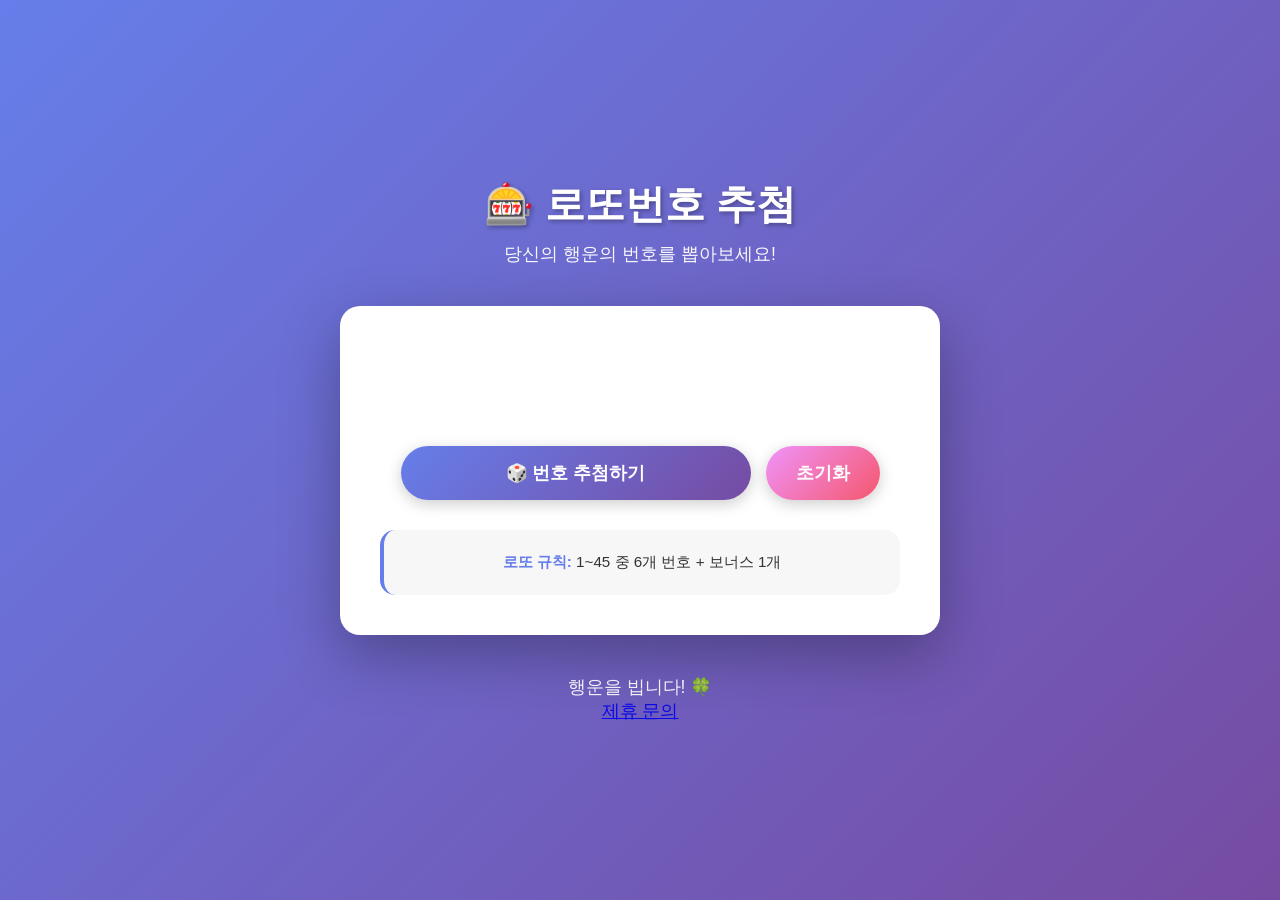
<file: index.html>
<!DOCTYPE html>
<html lang="ko">
<head>
    <meta charset="UTF-8">
    <meta name="viewport" content="width=device-width, initial-scale=1.0">
    <title>로또번호 추첨</title>
    <link rel="stylesheet" href="style.css">
</head>
<body>
    <div class="container">
        <header>
            <h1>🎰 로또번호 추첨</h1>
            <p class="subtitle">당신의 행운의 번호를 뽑아보세요!</p>
        </header>

        <div class="lottery-box">
            <div class="numbers-display">
                <div class="numbers-container" id="numbersContainer">
                    <!-- 로또 번호가 여기에 표시됩니다 -->
                </div>
                <div class="bonus-number" id="bonusNumber"></div>
            </div>

            <div class="button-group">
                <button id="drawBtn" class="draw-btn">🎲 번호 추첨하기</button>
                <button id="resetBtn" class="reset-btn">초기화</button>
            </div>

            <div class="info-box">
                <p><strong>로또 규칙:</strong> 1~45 중 6개 번호 + 보너스 1개</p>
                <p id="resultMessage" class="result-message"></p>
            </div>
        </div>

        <footer>
            <p>행운을 빕니다! 🍀</p>
            <p><a href="contact.html">제휴 문의</a></p>
        </footer>
    </div>

    <script src="main.js"></script>
</body>
</html>
</file>
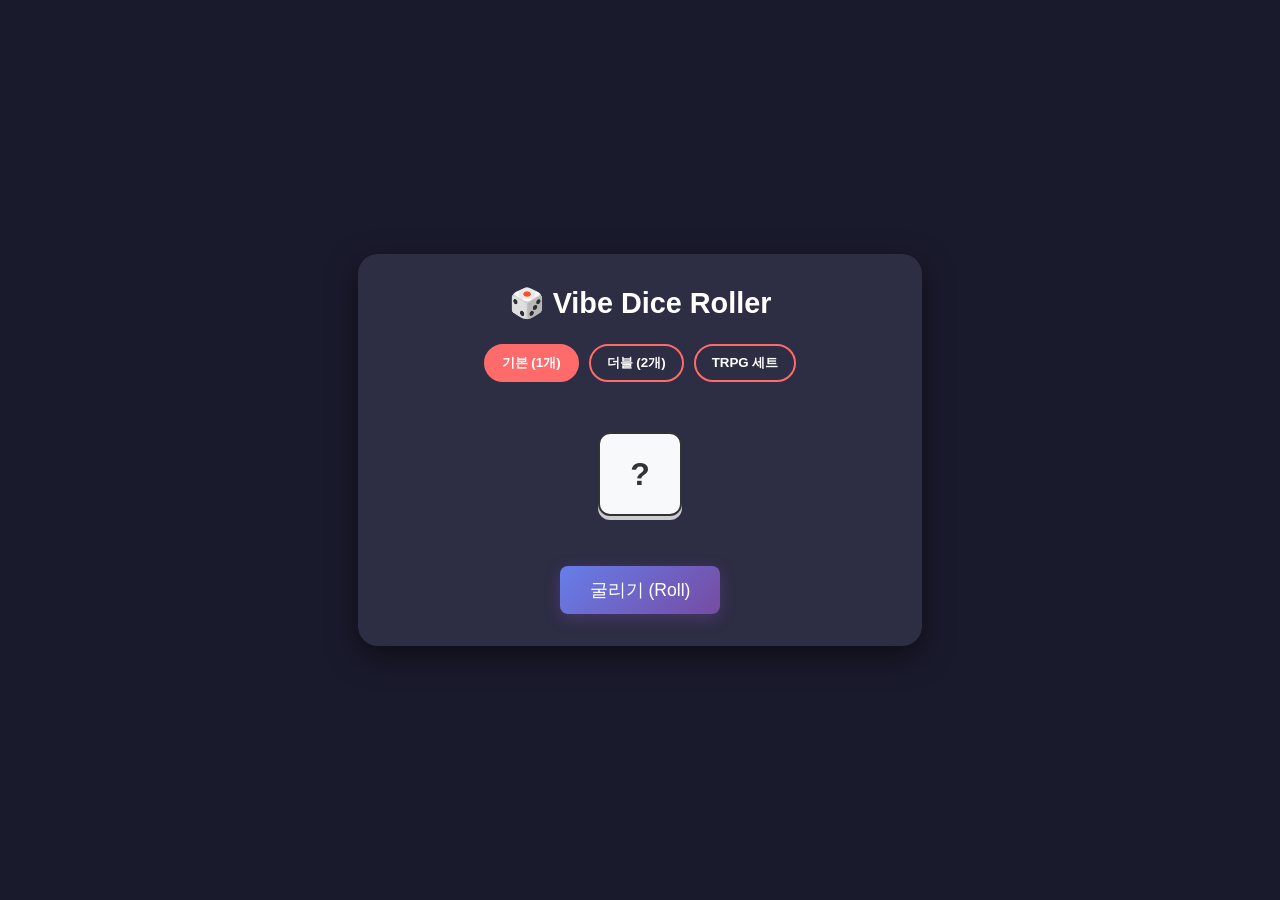
<file: web_basic_tests/주사위 프로그램/index.html>
<!DOCTYPE html>
<html lang="ko">
<head>
    <meta charset="UTF-8">
    <meta name="viewport" content="width=device-width, initial-scale=1.0">
    <title>JS Dice Roller</title>
    <style>
        :root {
            --bg: #1a1a2d;
            --card: #2d2d44;
            --accent: #ff6b6b;
            --text: #ffffff;
            --dice-bg: #f8f9fa;
            --dice-text: #333;
        }

        body {
            margin: 0;
            padding: 0;
            font-family: 'Segoe UI', Tahoma, Geneva, Verdana, sans-serif;
            background-color: var(--bg);
            color: var(--text);
            display: flex;
            justify-content: center;
            align-items: center;
            min-height: 100vh;
        }

        .container {
            background-color: var(--card);
            padding: 2rem;
            border-radius: 20px;
            box-shadow: 0 10px 30px rgba(0,0,0,0.5);
            text-align: center;
            width: 90%;
            max-width: 500px;
        }

        h1 { margin-top: 0; margin-bottom: 1.5rem; font-size: 1.8rem; }

        /* 탭 메뉴 스타일 */
        .tabs {
            display: flex;
            gap: 10px;
            margin-bottom: 2rem;
            justify-content: center;
        }

        .tab-btn {
            background: transparent;
            border: 2px solid var(--accent);
            color: var(--text);
            padding: 8px 16px;
            border-radius: 20px;
            cursor: pointer;
            font-weight: bold;
            transition: all 0.3s;
        }

        .tab-btn.active, .tab-btn:hover {
            background: var(--accent);
            color: white;
        }

        /* 주사위 화면 영역 */
        .mode-section {
            display: none; /* 기본적으로 숨김 */
            animation: fadeIn 0.5s;
        }
        .mode-section.active {
            display: block; /* 활성화된 것만 보임 */
        }

        @keyframes fadeIn {
            from { opacity: 0; transform: translateY(10px); }
            to { opacity: 1; transform: translateY(0); }
        }

        /* 주사위 결과 보여주는 박스 */
        .result-area {
            min-height: 120px;
            display: flex;
            justify-content: center;
            align-items: center;
            gap: 20px;
            margin-bottom: 2rem;
        }

        .dice {
            width: 80px;
            height: 80px;
            background-color: var(--dice-bg);
            color: var(--dice-text);
            font-size: 2rem;
            font-weight: bold;
            border-radius: 12px;
            display: flex;
            justify-content: center;
            align-items: center;
            box-shadow: 0 4px 0 #ccc;
            border: 2px solid #333;
        }

        /* 굴리기 버튼 스타일 */
        .roll-btn {
            background: linear-gradient(135deg, #667eea, #764ba2);
            color: white;
            border: none;
            padding: 12px 30px;
            font-size: 1.1rem;
            border-radius: 8px;
            cursor: pointer;
            box-shadow: 0 4px 15px rgba(118, 75, 162, 0.4);
            transition: transform 0.1s;
        }
        .roll-btn:active { transform: scale(0.95); }

        /* TRPG 버튼 그리드 */
        .trpg-grid {
            display: grid;
            grid-template-columns: repeat(3, 1fr);
            gap: 10px;
        }
        .trpg-btn {
            background: #3d3d5c;
            color: #fff;
            border: 1px solid #555;
            padding: 10px;
            border-radius: 8px;
            cursor: pointer;
        }
        .trpg-btn:hover { background: #4d4d75; }

        /* 애니메이션 효과 */
        .shake { animation: shake 0.4s ease-in-out; }
        @keyframes shake {
            0% { transform: rotate(0deg); }
            25% { transform: rotate(5deg); }
            50% { transform: rotate(-5deg); }
            75% { transform: rotate(5deg); }
            100% { transform: rotate(0deg); }
        }
        
        .total-score { font-size: 1.2rem; margin-top: 10px; color: var(--accent); }
    </style>
</head>
<body>

<div class="container">
    <h1>🎲 Vibe Dice Roller</h1>

    <div class="tabs">
        <button class="tab-btn active" onclick="openTab('basic')">기본 (1개)</button>
        <button class="tab-btn" onclick="openTab('double')">더블 (2개)</button>
        <button class="tab-btn" onclick="openTab('trpg')">TRPG 세트</button>
    </div>

    <div id="basic" class="mode-section active">
        <div class="result-area">
            <div id="dice1-visual" class="dice">?</div>
        </div>
        <button class="roll-btn" onclick="rollBasic()">굴리기 (Roll)</button>
    </div>

    <div id="double" class="mode-section">
        <div class="result-area">
            <div id="dice2-1" class="dice">?</div>
            <div id="dice2-2" class="dice">?</div>
        </div>
        <div id="double-total" class="total-score">합계: -</div>
        <br>
        <button class="roll-btn" onclick="rollDouble()">두 개 굴리기</button>
    </div>

    <div id="trpg" class="mode-section">
        <div class="result-area">
            <div id="trpg-visual" class="dice" style="width:100px; height:100px; border-radius:50%;">D20</div>
        </div>
        <div id="trpg-desc" style="margin-bottom:15px; color:#aaa;">주사위를 선택하세요</div>
        
        <div class="trpg-grid">
            <button class="trpg-btn" onclick="rollTrpg(4)">D4 (4면)</button>
            <button class="trpg-btn" onclick="rollTrpg(6)">D6 (6면)</button>
            <button class="trpg-btn" onclick="rollTrpg(8)">D8 (8면)</button>
            <button class="trpg-btn" onclick="rollTrpg(10)">D10 (10면)</button>
            <button class="trpg-btn" onclick="rollTrpg(12)">D12 (12면)</button>
            <button class="trpg-btn" onclick="rollTrpg(20)" style="color:var(--accent); font-weight:bold;">D20 (20면)</button>
        </div>
    </div>
</div>

<script>
    // 탭 전환 기능
    function openTab(tabName) {
        // 모든 섹션 숨기기
        document.querySelectorAll('.mode-section').forEach(el => el.classList.remove('active'));
        document.querySelectorAll('.tab-btn').forEach(btn => btn.classList.remove('active'));

        // 선택한 섹션만 보이기
        document.getElementById(tabName).classList.add('active');
        // 클릭된 버튼 스타일 활성화 (event.target은 조금 복잡할 수 있어서 간단히 처리)
        const buttons = document.querySelectorAll('.tab-btn');
        if(tabName === 'basic') buttons[0].classList.add('active');
        if(tabName === 'double') buttons[1].classList.add('active');
        if(tabName === 'trpg') buttons[2].classList.add('active');
    }

    // [핵심] 랜덤 숫자 생성 함수
    function getRandom(max) {
        return Math.floor(Math.random() * max) + 1;
    }

    // 1. 기본 주사위 굴리기
    function rollBasic() {
        const diceElement = document.getElementById('dice1-visual');
        
        // 애니메이션 효과 (클래스 줬다 뺏기)
        diceElement.classList.add('shake');
        diceElement.innerText = "..."
        
        setTimeout(() => {
            const result = getRandom(6);
            diceElement.innerText = result;
            diceElement.classList.remove('shake');
        }, 400); // 0.4초 뒤에 결과 나옴
    }

    // 2. 더블 주사위 굴리기
    function rollDouble() {
        const d1 = document.getElementById('dice2-1');
        const d2 = document.getElementById('dice2-2');
        const totalText = document.getElementById('double-total');

        d1.classList.add('shake');
        d2.classList.add('shake');

        setTimeout(() => {
            const r1 = getRandom(6);
            const r2 = getRandom(6);
            
            d1.innerText = r1;
            d2.innerText = r2;
            totalText.innerText = `합계: ${r1 + r2}`;
            
            d1.classList.remove('shake');
            d2.classList.remove('shake');
        }, 400);
    }

    // 3. TRPG 주사위 굴리기
    function rollTrpg(sides) {
        const visual = document.getElementById('trpg-visual');
        const desc = document.getElementById('trpg-desc');
        
        visual.classList.add('shake');
        visual.innerText = "?";
        desc.innerText = `D${sides} 굴리는 중...`;

        setTimeout(() => {
            const result = getRandom(sides);
            visual.innerText = result;
            desc.innerText = `D${sides} 결과: ${result}`;
            
            // 크리티컬 (최대값) 뜨면 색깔 바꾸기 효과
            if(result === sides) {
                visual.style.color = "#ff6b6b";
                visual.style.borderColor = "#ff6b6b";
            } else {
                visual.style.color = "var(--dice-text)";
                visual.style.borderColor = "#333";
            }

            visual.classList.remove('shake');
        }, 400);
    }
</script>

</body>
</html>
</file>
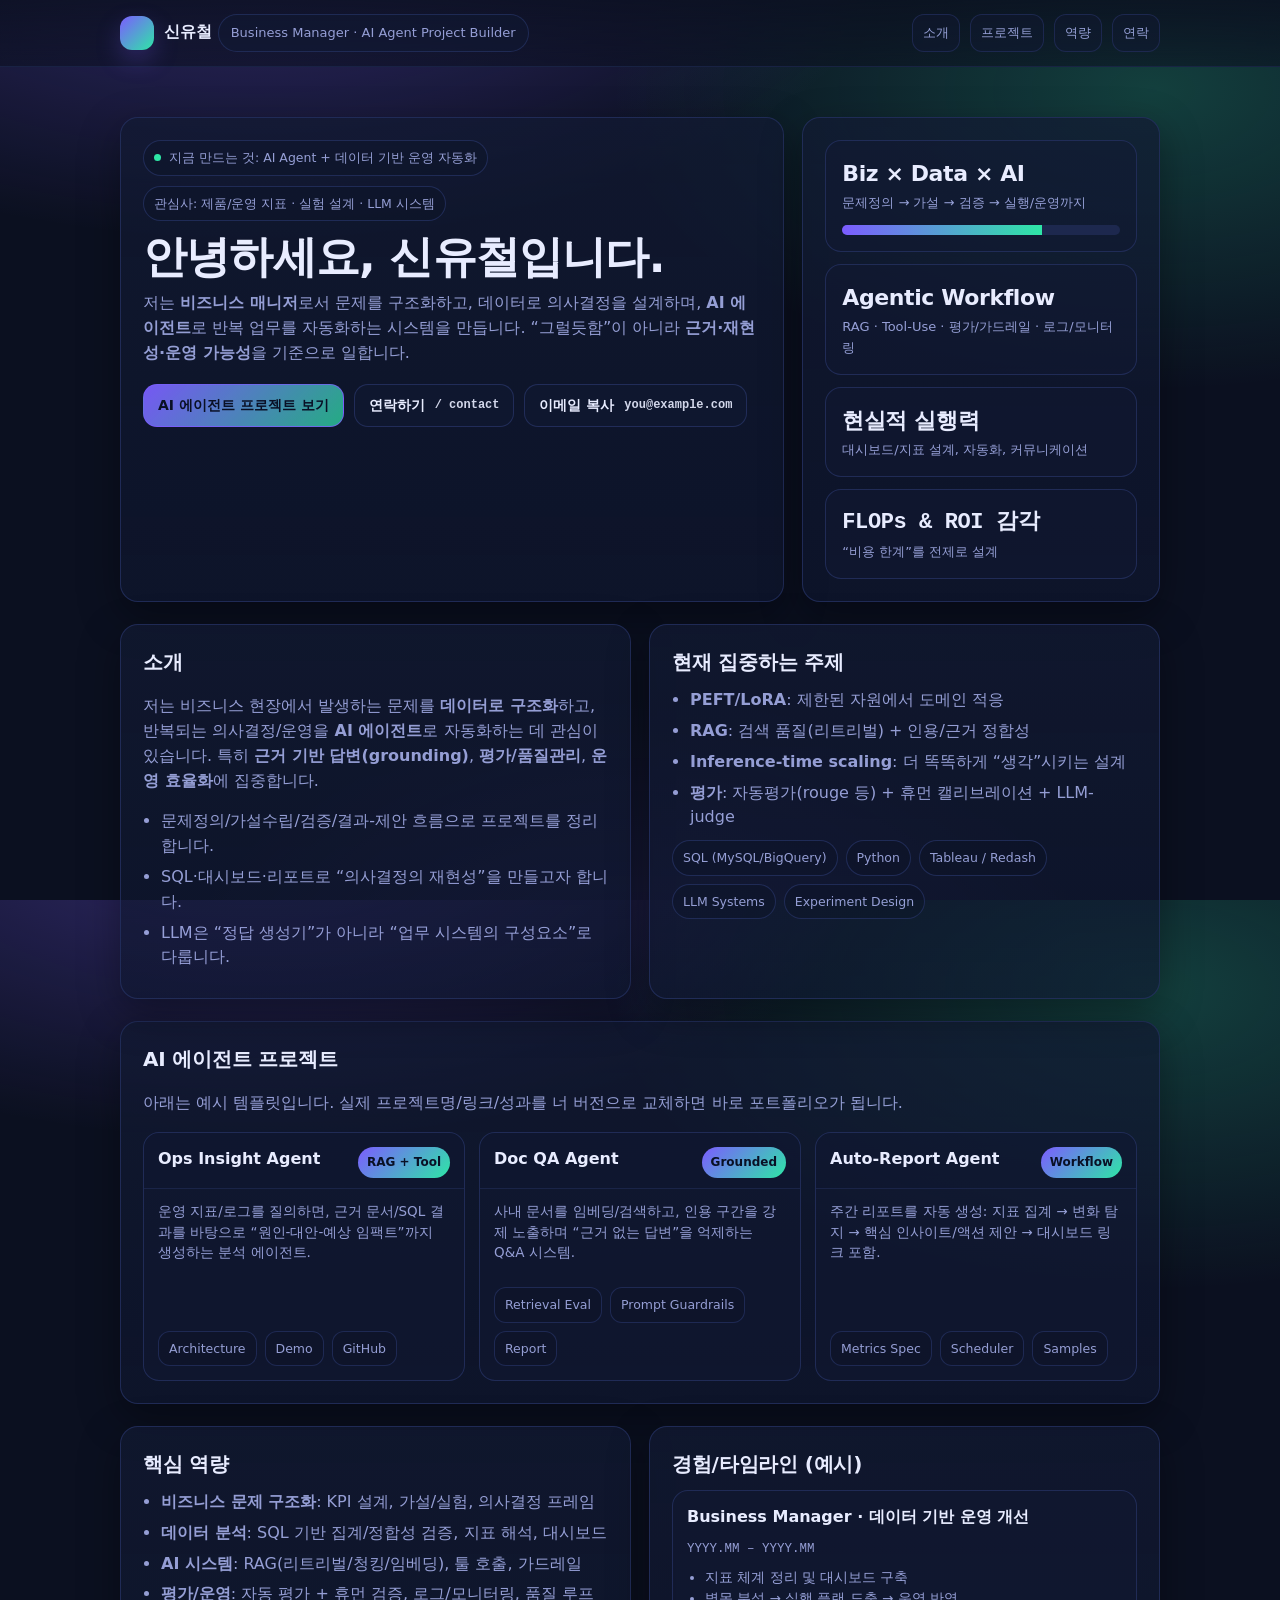
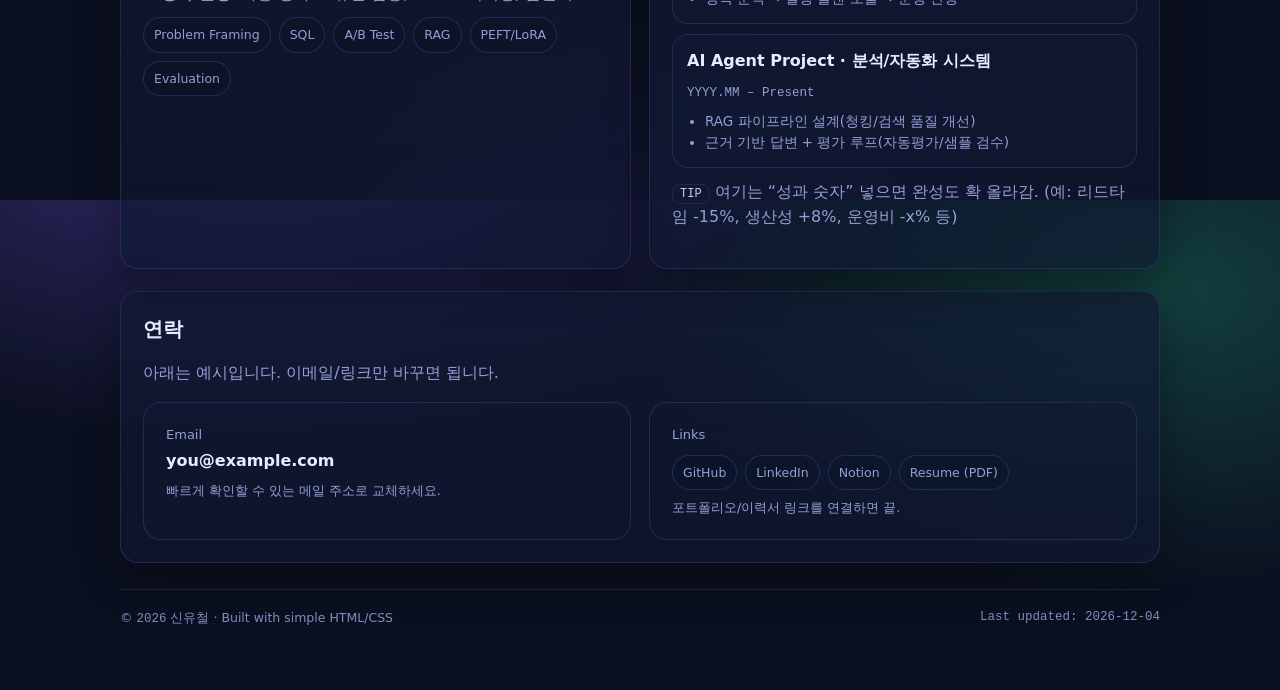
<file: web_basic_tests/포트폴리오 예시/index.html>
<!doctype html>
<html lang="ko">
<head>
  <meta charset="utf-8" />
  <meta name="viewport" content="width=device-width, initial-scale=1" />
  <title>신유철 | Business Manager & AI Agent Builder</title>
  <meta name="description" content="비즈니스 매니저이자 AI 에이전트 프로젝트를 만드는 신유철의 소개 페이지" />
  <style>
    :root{
      --bg:#0b1020;
      --card:#121a33;
      --card2:#0f1730;
      --text:#e8ecff;
      --muted:#b7c0ffcc;
      --line:#24305e;
      --accent:#7c5cff;
      --accent2:#2ee6a6;
      --shadow: 0 14px 40px rgba(0,0,0,.35);
      --radius: 18px;
      --max: 1080px;
      --mono: ui-monospace, SFMono-Regular, Menlo, Monaco, Consolas, "Liberation Mono", "Courier New", monospace;
    }

    *{box-sizing:border-box}
    html,body{height:100%}
    body{
      margin:0;
      font-family: ui-sans-serif, system-ui, -apple-system, Segoe UI, Roboto, "Noto Sans KR", "Apple SD Gothic Neo", Arial, "Helvetica Neue", sans-serif;
      color:var(--text);
      background:
        radial-gradient(1200px 600px at 20% -10%, rgba(124,92,255,.35), transparent 55%),
        radial-gradient(900px 500px at 90% 10%, rgba(46,230,166,.22), transparent 60%),
        radial-gradient(900px 700px at 50% 120%, rgba(124,92,255,.18), transparent 55%),
        var(--bg);
      line-height:1.55;
    }

    a{color:inherit; text-decoration:none}
    a:hover{opacity:.9}
    .wrap{max-width:var(--max); margin:0 auto; padding:28px 20px 60px}

    /* top nav */
    .nav{
      position:sticky; top:0; z-index:10;
      backdrop-filter: blur(10px);
      background: linear-gradient(to bottom, rgba(11,16,32,.82), rgba(11,16,32,.55));
      border-bottom:1px solid rgba(36,48,94,.55);
    }
    .nav .inner{max-width:var(--max); margin:0 auto; padding:14px 20px; display:flex; gap:14px; align-items:center; justify-content:space-between}
    .brand{display:flex; gap:10px; align-items:center}
    .logo{
      width:34px; height:34px; border-radius:12px;
      background: linear-gradient(135deg, rgba(124,92,255,1), rgba(46,230,166,1));
      box-shadow: 0 10px 24px rgba(124,92,255,.25);
    }
    .brand strong{font-weight:800; letter-spacing:.2px}
    .pill{
      display:inline-flex; align-items:center; gap:8px;
      padding:8px 12px; border-radius:999px;
      border:1px solid rgba(36,48,94,.8);
      background: rgba(18,26,51,.55);
      color:var(--muted);
      font-size:13px;
    }
    .links{display:flex; gap:10px; flex-wrap:wrap; justify-content:flex-end}
    .links a{
      padding:8px 10px; border-radius:12px;
      border:1px solid rgba(36,48,94,.7);
      background: rgba(18,26,51,.45);
      color:var(--muted);
      font-size:13px;
    }

    /* hero */
    .hero{
      margin-top:22px;
      display:grid;
      grid-template-columns: 1.3fr .7fr;
      gap:18px;
      align-items:stretch;
    }
    @media (max-width: 860px){
      .hero{grid-template-columns:1fr}
    }
    .card{
      border:1px solid rgba(36,48,94,.85);
      background: linear-gradient(180deg, rgba(18,26,51,.72), rgba(15,23,48,.62));
      border-radius:var(--radius);
      box-shadow:var(--shadow);
      overflow:hidden;
    }
    .card .pad{padding:22px}
    .kicker{
      display:flex; gap:10px; flex-wrap:wrap; align-items:center;
      margin-bottom:12px;
    }
    .tag{
      display:inline-flex; align-items:center; gap:8px;
      padding:7px 10px;
      border-radius:999px;
      border:1px solid rgba(36,48,94,.85);
      background: rgba(11,16,32,.25);
      color:var(--muted);
      font-size:12.5px;
    }
    .tag .dot{width:7px; height:7px; border-radius:50%; background:var(--accent2)}
    h1{
      margin:10px 0 10px;
      font-size:44px;
      line-height:1.1;
      letter-spacing:-.8px;
    }
    @media (max-width: 520px){ h1{font-size:34px} }
    .subtitle{
      color:var(--muted);
      font-size:16px;
      max-width: 62ch;
      margin:0 0 18px;
    }
    .cta{
      display:flex; gap:10px; flex-wrap:wrap;
      margin-top:16px;
    }
    .btn{
      display:inline-flex; align-items:center; justify-content:center; gap:10px;
      padding:10px 14px;
      border-radius:14px;
      border:1px solid rgba(36,48,94,.9);
      background: rgba(18,26,51,.55);
      color:var(--text);
      font-weight:650;
      font-size:14px;
    }
    .btn.primary{
      border-color: rgba(124,92,255,.75);
      background: linear-gradient(135deg, rgba(124,92,255,.95), rgba(46,230,166,.72));
      color:#091025;
    }
    .btn .mono{font-family:var(--mono); font-size:12px; opacity:.9}

    /* side stats */
    .stat{
      display:grid; gap:12px;
    }
    .stat .box{
      border:1px solid rgba(36,48,94,.85);
      background: rgba(18,26,51,.45);
      border-radius:16px;
      padding:16px;
    }
    .stat .num{font-size:22px; font-weight:800; letter-spacing:-.4px}
    .stat .lbl{color:var(--muted); font-size:13px; margin-top:2px}
    .stat .bar{
      height:10px; border-radius:999px;
      background: rgba(36,48,94,.65);
      margin-top:12px;
      overflow:hidden;
    }
    .stat .bar > span{
      display:block; height:100%;
      width:72%;
      background: linear-gradient(90deg, rgba(124,92,255,1), rgba(46,230,166,1));
    }

    /* sections */
    section{margin-top:22px}
    .grid{
      display:grid;
      grid-template-columns: 1fr 1fr;
      gap:18px;
    }
    @media (max-width: 860px){
      .grid{grid-template-columns:1fr}
    }

    h2{
      margin:0 0 10px;
      font-size:20px;
      letter-spacing:-.2px;
    }
    .muted{color:var(--muted)}
    .list{margin:0; padding-left:18px}
    .list li{margin:6px 0}
    .chips{display:flex; flex-wrap:wrap; gap:8px; margin-top:10px}
    .chip{
      padding:7px 10px;
      border-radius:999px;
      border:1px solid rgba(36,48,94,.85);
      background: rgba(11,16,32,.25);
      color:var(--muted);
      font-size:12.5px;
    }

    /* project cards */
    .projects{display:grid; grid-template-columns: 1fr 1fr 1fr; gap:14px}
    @media (max-width: 1000px){ .projects{grid-template-columns: 1fr 1fr} }
    @media (max-width: 700px){ .projects{grid-template-columns: 1fr} }

    .p-card{
      border:1px solid rgba(36,48,94,.85);
      background: rgba(18,26,51,.45);
      border-radius:16px;
      overflow:hidden;
      display:flex; flex-direction:column;
      min-height: 170px;
    }
    .p-top{
      padding:14px 14px 10px;
      display:flex; align-items:flex-start; justify-content:space-between; gap:10px;
      border-bottom:1px solid rgba(36,48,94,.55);
      background: rgba(15,23,48,.25);
    }
    .p-title{font-weight:800}
    .badge{
      font-size:12px;
      color:#091025;
      background: linear-gradient(135deg, rgba(124,92,255,1), rgba(46,230,166,1));
      padding:6px 9px;
      border-radius:999px;
      font-weight:750;
      white-space:nowrap;
    }
    .p-body{padding:12px 14px; color:var(--muted); font-size:13.5px}
    .p-foot{
      padding:12px 14px 14px;
      display:flex; gap:8px; flex-wrap:wrap;
      margin-top:auto;
    }
    .p-foot a{
      font-size:12.5px;
      color:var(--muted);
      border:1px solid rgba(36,48,94,.8);
      padding:7px 10px;
      border-radius:12px;
      background: rgba(11,16,32,.18);
    }

    /* timeline */
    .timeline{display:grid; gap:10px; margin-top:10px}
    .t-item{
      border:1px solid rgba(36,48,94,.85);
      background: rgba(18,26,51,.45);
      border-radius:16px;
      padding:14px;
    }
    .t-head{display:flex; justify-content:space-between; gap:10px; flex-wrap:wrap}
    .t-role{font-weight:800}
    .t-date{color:var(--muted); font-size:12.5px; font-family:var(--mono)}
    .t-desc{color:var(--muted); margin-top:8px; font-size:13.5px}
    .t-desc ul{margin:8px 0 0; padding-left:18px}

    /* footer */
    footer{
      margin-top:26px;
      color:rgba(183,192,255,.7);
      font-size:12.5px;
      border-top:1px solid rgba(36,48,94,.55);
      padding-top:18px;
      display:flex; justify-content:space-between; gap:10px; flex-wrap:wrap;
    }
    .mono{font-family:var(--mono)}
    .kbd{
      font-family:var(--mono);
      border:1px solid rgba(36,48,94,.75);
      background: rgba(18,26,51,.35);
      padding:2px 7px;
      border-radius:8px;
      font-size:12px;
      color:rgba(232,236,255,.85);
    }
  </style>
</head>

<body>
  <div class="nav">
    <div class="inner">
      <div class="brand">
        <div class="logo" aria-hidden="true"></div>
        <div>
          <strong>신유철</strong>
          <div class="pill">Business Manager · AI Agent Project Builder</div>
        </div>
      </div>
      <div class="links">
        <a href="#about">소개</a>
        <a href="#projects">프로젝트</a>
        <a href="#skills">역량</a>
        <a href="#contact">연락</a>
      </div>
    </div>
  </div>

  <main class="wrap">
    <!-- HERO -->
    <div class="hero">
      <div class="card">
        <div class="pad">
          <div class="kicker">
            <span class="tag"><span class="dot"></span> 지금 만드는 것: AI Agent + 데이터 기반 운영 자동화</span>
            <span class="tag">관심사: 제품/운영 지표 · 실험 설계 · LLM 시스템</span>
          </div>

          <h1>안녕하세요, 신유철입니다.</h1>
          <p class="subtitle">
            저는 <b>비즈니스 매니저</b>로서 문제를 구조화하고, 데이터로 의사결정을 설계하며,
            <b>AI 에이전트</b>로 반복 업무를 자동화하는 시스템을 만듭니다.
            “그럴듯함”이 아니라 <b>근거·재현성·운영 가능성</b>을 기준으로 일합니다.
          </p>

          <div class="cta">
            <a class="btn primary" href="#projects">AI 에이전트 프로젝트 보기</a>
            <a class="btn" href="#contact">연락하기 <span class="mono">/ contact</span></a>
            <a class="btn" href="#" onclick="navigator.clipboard?.writeText('you@example.com'); alert('이메일이 클립보드에 복사됐습니다 (예시)'); return false;">
              이메일 복사 <span class="mono">you@example.com</span>
            </a>
          </div>
        </div>
      </div>

      <div class="card">
        <div class="pad stat">
          <div class="box">
            <div class="num">Biz × Data × AI</div>
            <div class="lbl">문제정의 → 가설 → 검증 → 실행/운영까지</div>
            <div class="bar"><span aria-hidden="true"></span></div>
          </div>
          <div class="box">
            <div class="num">Agentic Workflow</div>
            <div class="lbl">RAG · Tool-Use · 평가/가드레일 · 로그/모니터링</div>
          </div>
          <div class="box">
            <div class="num">현실적 실행력</div>
            <div class="lbl">대시보드/지표 설계, 자동화, 커뮤니케이션</div>
          </div>
          <div class="box">
            <div class="num mono">FLOPs & ROI 감각</div>
            <div class="lbl">“비용 한계”를 전제로 설계</div>
          </div>
        </div>
      </div>
    </div>

    <!-- ABOUT + FOCUS -->
    <section id="about" class="grid">
      <div class="card">
        <div class="pad">
          <h2>소개</h2>
          <p class="muted">
            저는 비즈니스 현장에서 발생하는 문제를 <b>데이터로 구조화</b>하고,
            반복되는 의사결정/운영을 <b>AI 에이전트</b>로 자동화하는 데 관심이 있습니다.
            특히 <b>근거 기반 답변(grounding)</b>, <b>평가/품질관리</b>, <b>운영 효율화</b>에 집중합니다.
          </p>
          <ul class="list muted">
            <li>문제정의/가설수립/검증/결과-제안 흐름으로 프로젝트를 정리합니다.</li>
            <li>SQL·대시보드·리포트로 “의사결정의 재현성”을 만들고자 합니다.</li>
            <li>LLM은 “정답 생성기”가 아니라 “업무 시스템의 구성요소”로 다룹니다.</li>
          </ul>
        </div>
      </div>

      <div class="card">
        <div class="pad">
          <h2>현재 집중하는 주제</h2>
          <ul class="list muted">
            <li><b>PEFT/LoRA</b>: 제한된 자원에서 도메인 적응</li>
            <li><b>RAG</b>: 검색 품질(리트리벌) + 인용/근거 정합성</li>
            <li><b>Inference-time scaling</b>: 더 똑똑하게 “생각”시키는 설계</li>
            <li><b>평가</b>: 자동평가(rouge 등) + 휴먼 캘리브레이션 + LLM-judge</li>
          </ul>
          <div class="chips">
            <span class="chip">SQL (MySQL/BigQuery)</span>
            <span class="chip">Python</span>
            <span class="chip">Tableau / Redash</span>
            <span class="chip">LLM Systems</span>
            <span class="chip">Experiment Design</span>
          </div>
        </div>
      </div>
    </section>

    <!-- PROJECTS -->
    <section id="projects" class="card">
      <div class="pad">
        <h2>AI 에이전트 프로젝트</h2>
        <p class="muted">
          아래는 예시 템플릿입니다. 실제 프로젝트명/링크/성과를 너 버전으로 교체하면 바로 포트폴리오가 됩니다.
        </p>

        <div class="projects" style="margin-top:14px">
          <div class="p-card">
            <div class="p-top">
              <div class="p-title">Ops Insight Agent</div>
              <span class="badge">RAG + Tool</span>
            </div>
            <div class="p-body">
              운영 지표/로그를 질의하면, 근거 문서/SQL 결과를 바탕으로
              “원인-대안-예상 임팩트”까지 생성하는 분석 에이전트.
            </div>
            <div class="p-foot">
              <a href="#">Architecture</a>
              <a href="#">Demo</a>
              <a href="#">GitHub</a>
            </div>
          </div>

          <div class="p-card">
            <div class="p-top">
              <div class="p-title">Doc QA Agent</div>
              <span class="badge">Grounded</span>
            </div>
            <div class="p-body">
              사내 문서를 임베딩/검색하고, 인용 구간을 강제 노출하며
              “근거 없는 답변”을 억제하는 Q&A 시스템.
            </div>
            <div class="p-foot">
              <a href="#">Retrieval Eval</a>
              <a href="#">Prompt Guardrails</a>
              <a href="#">Report</a>
            </div>
          </div>

          <div class="p-card">
            <div class="p-top">
              <div class="p-title">Auto-Report Agent</div>
              <span class="badge">Workflow</span>
            </div>
            <div class="p-body">
              주간 리포트를 자동 생성: 지표 집계 → 변화 탐지 →
              핵심 인사이트/액션 제안 → 대시보드 링크 포함.
            </div>
            <div class="p-foot">
              <a href="#">Metrics Spec</a>
              <a href="#">Scheduler</a>
              <a href="#">Samples</a>
            </div>
          </div>
        </div>
      </div>
    </section>

    <!-- SKILLS + EXPERIENCE -->
    <section class="grid">
      <div id="skills" class="card">
        <div class="pad">
          <h2>핵심 역량</h2>
          <ul class="list muted">
            <li><b>비즈니스 문제 구조화</b>: KPI 설계, 가설/실험, 의사결정 프레임</li>
            <li><b>데이터 분석</b>: SQL 기반 집계/정합성 검증, 지표 해석, 대시보드</li>
            <li><b>AI 시스템</b>: RAG(리트리벌/청킹/임베딩), 툴 호출, 가드레일</li>
            <li><b>평가/운영</b>: 자동 평가 + 휴먼 검증, 로그/모니터링, 품질 루프</li>
          </ul>
          <div class="chips">
            <span class="chip">Problem Framing</span>
            <span class="chip">SQL</span>
            <span class="chip">A/B Test</span>
            <span class="chip">RAG</span>
            <span class="chip">PEFT/LoRA</span>
            <span class="chip">Evaluation</span>
          </div>
        </div>
      </div>

      <div class="card">
        <div class="pad">
          <h2>경험/타임라인 (예시)</h2>
          <div class="timeline">
            <div class="t-item">
              <div class="t-head">
                <div class="t-role">Business Manager · 데이터 기반 운영 개선</div>
                <div class="t-date">YYYY.MM – YYYY.MM</div>
              </div>
              <div class="t-desc">
                <ul>
                  <li>지표 체계 정리 및 대시보드 구축</li>
                  <li>병목 분석 → 실행 플랜 도출 → 운영 반영</li>
                </ul>
              </div>
            </div>

            <div class="t-item">
              <div class="t-head">
                <div class="t-role">AI Agent Project · 분석/자동화 시스템</div>
                <div class="t-date">YYYY.MM – Present</div>
              </div>
              <div class="t-desc">
                <ul>
                  <li>RAG 파이프라인 설계(청킹/검색 품질 개선)</li>
                  <li>근거 기반 답변 + 평가 루프(자동평가/샘플 검수)</li>
                </ul>
              </div>
            </div>
          </div>

          <p class="muted" style="margin-top:12px">
            <span class="kbd">TIP</span> 여기는 “성과 숫자” 넣으면 완성도 확 올라감.
            (예: 리드타임 -15%, 생산성 +8%, 운영비 -x% 등)
          </p>
        </div>
      </div>
    </section>

    <!-- CONTACT -->
    <section id="contact" class="card">
      <div class="pad">
        <h2>연락</h2>
        <p class="muted">
          아래는 예시입니다. 이메일/링크만 바꾸면 됩니다.
        </p>
        <div class="grid" style="grid-template-columns: 1fr 1fr; margin-top:12px">
          <div class="card" style="box-shadow:none; background:rgba(18,26,51,.38)">
            <div class="pad">
              <div class="muted" style="font-size:13px">Email</div>
              <div style="font-size:16px; font-weight:800; margin-top:4px">you@example.com</div>
              <div class="muted" style="font-size:12.5px; margin-top:8px">
                빠르게 확인할 수 있는 메일 주소로 교체하세요.
              </div>
            </div>
          </div>
          <div class="card" style="box-shadow:none; background:rgba(18,26,51,.38)">
            <div class="pad">
              <div class="muted" style="font-size:13px">Links</div>
              <div class="chips" style="margin-top:10px">
                <a class="chip" href="#">GitHub</a>
                <a class="chip" href="#">LinkedIn</a>
                <a class="chip" href="#">Notion</a>
                <a class="chip" href="#">Resume (PDF)</a>
              </div>
              <div class="muted" style="font-size:12.5px; margin-top:8px">
                포트폴리오/이력서 링크를 연결하면 끝.
              </div>
            </div>
          </div>
        </div>
      </div>
    </section>

    <footer>
      <div>© <span class="mono" id="y"></span> 신유철 · Built with simple HTML/CSS</div>
      <div class="mono">Last updated: <span id="d"></span></div>
    </footer>
  </main>

  <script>
    // small helpers
    const now = new Date();
    document.getElementById("y").textContent = now.getFullYear();
    document.getElementById("d").textContent = now.toISOString().slice(0,10);
  </script>
</body>
</html>
</file>
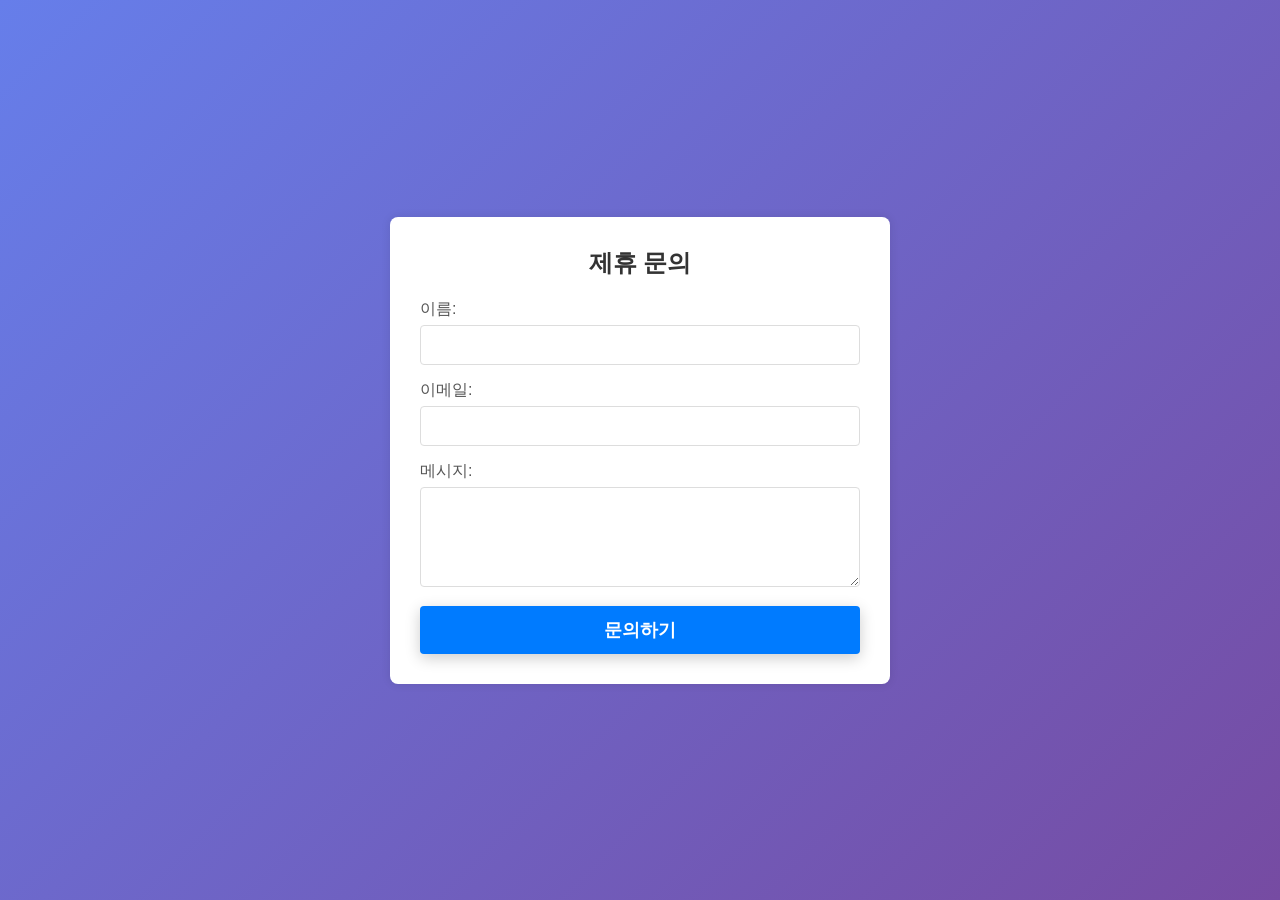
<file: contact.html>
<!DOCTYPE html>
<html lang="en">
<head>
    <meta charset="UTF-8">
    <meta name="viewport" content="width=device-width, initial-scale=1.0">
    <title>제휴 문의</title>
    <link rel="stylesheet" href="style.css">
    <style>
        body {
            display: flex;
            justify-content: center;
            align-items: center;
            min-height: 100vh;
            margin: 0;
            background-color: #f4f4f4; /* Added for consistency with previous form style */
        }
        .container {
            background-color: #fff;
            padding: 30px;
            border-radius: 8px;
            box-shadow: 0 0 10px rgba(0, 0, 0, 0.1);
            width: 100%;
            max-width: 500px;
        }
        h2 {
            text-align: center;
            color: #333;
            margin-bottom: 20px;
        }
        .form-group {
            margin-bottom: 15px;
        }
        label {
            display: block;
            margin-bottom: 5px;
            color: #555;
        }
        input[type="text"],
        input[type="email"],
        textarea {
            width: 100%;
            padding: 10px;
            border: 1px solid #ddd;
            border-radius: 4px;
            box-sizing: border-box;
            font-size: 16px;
        }
        textarea {
            resize: vertical;
            min-height: 100px;
        }
        button {
            background-color: #007bff;
            color: white;
            padding: 12px 20px;
            border: none;
            border-radius: 4px;
            cursor: pointer;
            font-size: 18px;
            width: 100%;
        }
        button:hover {
            background-color: #0056b3;
        }
    </style>
</head>
<body>
    <div class="container">
        <h2>제휴 문의</h2>
        <form action="https://formspree.io/f/xqeqgwva" method="POST">
            <div class="form-group">
                <label for="name">이름:</label>
                <input type="text" id="name" name="name" required>
            </div>
            <div class="form-group">
                <label for="email">이메일:</label>
                <input type="email" id="email" name="email" required>
            </div>
            <div class="form-group">
                <label for="message">메시지:</label>
                <textarea id="message" name="message" required></textarea>
            </div>
            <button type="submit">문의하기</button>
        </form>
    </div>
</body>
</html>
</file>
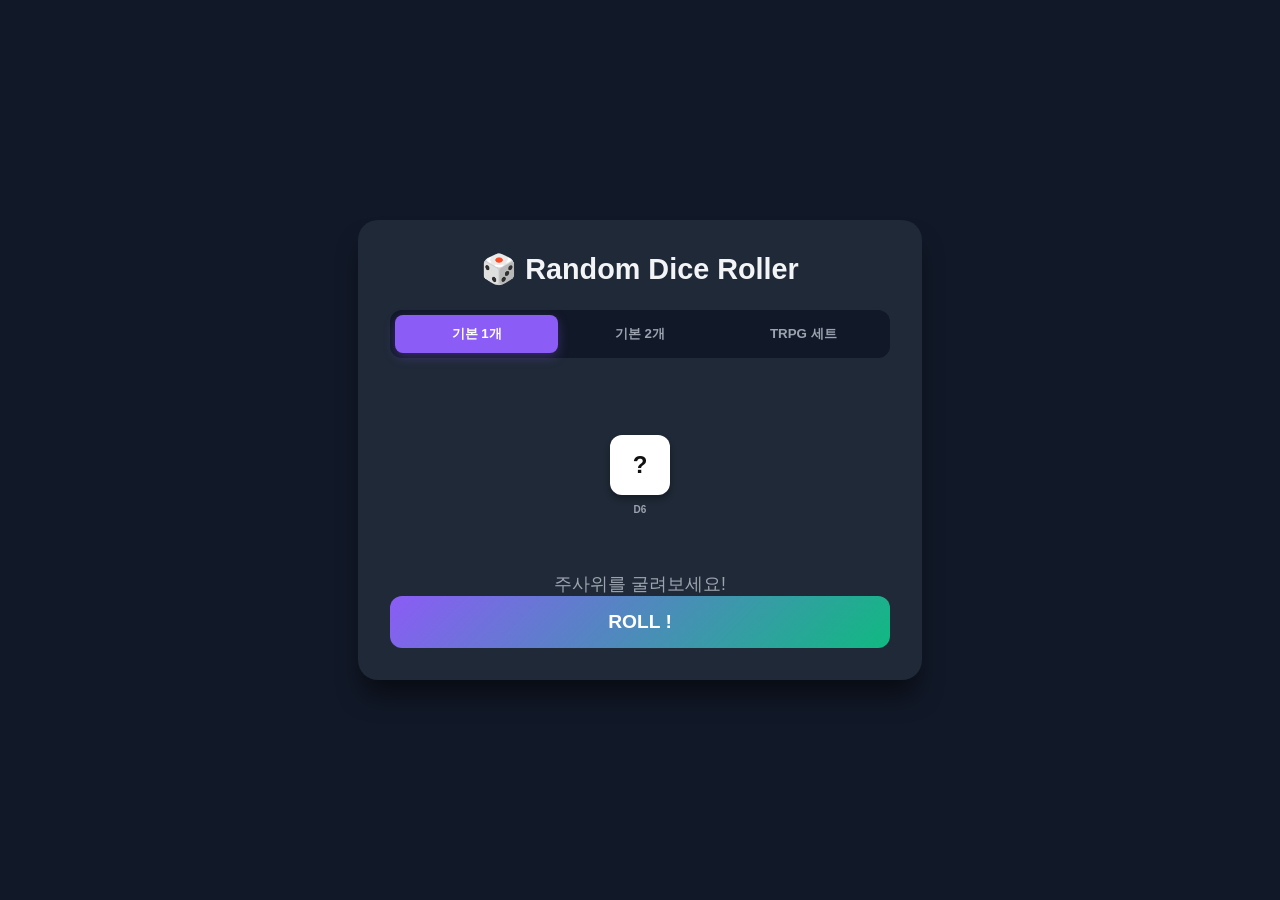
<file: web_basic_tests/주사위 프로그램/b안.html>
<!DOCTYPE html>
<html lang="ko">
<head>
    <meta charset="UTF-8">
    <meta name="viewport" content="width=device-width, initial-scale=1.0">
    <title>Vibe Dice Roller</title>
    <style>
        :root {
            --bg: #111827;
            --card: #1f2937;
            --primary: #8b5cf6; /* 보라색 */
            --accent: #10b981;  /* 초록색 */
            --text: #f3f4f6;
            --text-muted: #9ca3af;
        }

        body {
            margin: 0;
            padding: 0;
            font-family: -apple-system, BlinkMacSystemFont, "Segoe UI", Roboto, "Helvetica Neue", Arial, sans-serif;
            background-color: var(--bg);
            color: var(--text);
            display: flex;
            justify-content: center;
            align-items: center;
            min-height: 100vh;
        }

        .container {
            width: 100%;
            max-width: 500px;
            background-color: var(--card);
            border-radius: 20px;
            padding: 2rem;
            box-shadow: 0 20px 25px -5px rgba(0, 0, 0, 0.5);
            text-align: center;
        }

        h1 { margin-top: 0; font-size: 1.8rem; margin-bottom: 1.5rem; }

        /* 탭 메뉴 (주사위 모드 선택) */
        .tabs {
            display: flex;
            background: #111827;
            padding: 5px;
            border-radius: 12px;
            margin-bottom: 2rem;
        }
        
        .tab-btn {
            flex: 1;
            background: transparent;
            border: none;
            color: var(--text-muted);
            padding: 10px;
            border-radius: 8px;
            cursor: pointer;
            font-weight: 600;
            transition: all 0.2s;
        }

        .tab-btn.active {
            background-color: var(--primary);
            color: white;
            box-shadow: 0 4px 12px rgba(139, 92, 246, 0.3);
        }

        /* 주사위가 표시되는 영역 */
        .dice-area {
            min-height: 150px;
            display: flex;
            justify-content: center;
            align-items: center;
            flex-wrap: wrap;
            gap: 15px;
            margin-bottom: 2rem;
            perspective: 1000px; /* 3D 효과 */
        }

        /* 주사위 디자인 */
        .die {
            width: 60px;
            height: 60px;
            background: white;
            color: #111;
            border-radius: 12px;
            display: flex;
            justify-content: center;
            align-items: center;
            font-size: 1.5rem;
            font-weight: bold;
            box-shadow: 0 4px 6px rgba(0,0,0,0.3);
            position: relative;
        }

        /* TRPG 주사위별 색상 구분 (CSS 변수 활용) */
        .die.d4 { background: #ff7675; color: white; border-radius: 8px 8px 50% 50%; } /* 삼각형 느낌 */
        .die.d6 { background: #fff; }
        .die.d8 { background: #74b9ff; }
        .die.d10 { background: #55efc4; }
        .die.d12 { background: #a29bfe; color: white;}
        .die.d20 { background: #fdcb6e; width: 70px; height: 70px; border-radius: 50%; border: 3px solid #e17055; font-size: 1.8rem;}

        /* 주사위 아래 라벨 (D20, D6 등) */
        .die span {
            position: absolute;
            bottom: -20px;
            font-size: 10px;
            color: var(--text-muted);
        }

        /* 굴리기 버튼 */
        .roll-btn {
            background: linear-gradient(135deg, var(--primary), var(--accent));
            border: none;
            width: 100%;
            padding: 15px;
            border-radius: 12px;
            color: white;
            font-size: 1.2rem;
            font-weight: bold;
            cursor: pointer;
            transition: transform 0.1s;
        }

        .roll-btn:active { transform: scale(0.98); }
        .roll-btn:hover { opacity: 0.9; }

        /* 결과 텍스트 */
        .result-text {
            margin-top: 1.5rem;
            font-size: 1.1rem;
            color: var(--text-muted);
            min-height: 24px;
        }
        .result-text strong { color: var(--accent); font-size: 1.3rem; }

        /* 애니메이션 (흔들림) */
        @keyframes shake {
            0% { transform: translate(1px, 1px) rotate(0deg); }
            10% { transform: translate(-1px, -2px) rotate(-1deg); }
            20% { transform: translate(-3px, 0px) rotate(1deg); }
            30% { transform: translate(3px, 2px) rotate(0deg); }
            40% { transform: translate(1px, -1px) rotate(1deg); }
            50% { transform: translate(-1px, 2px) rotate(-1deg); }
            60% { transform: translate(-3px, 1px) rotate(0deg); }
            100% { transform: translate(0, 0) rotate(0); }
        }
        
        .shaking {
            animation: shake 0.4s;
        }
    </style>
</head>
<body>

    <div class="container">
        <h1>🎲 Random Dice Roller</h1>

        <div class="tabs">
            <button class="tab-btn active" onclick="setMode('basic')">기본 1개</button>
            <button class="tab-btn" onclick="setMode('double')">기본 2개</button>
            <button class="tab-btn" onclick="setMode('trpg')">TRPG 세트</button>
        </div>

        <div class="dice-area" id="diceArea">
            <div class="die d6">?<span>D6</span></div>
        </div>

        <div class="result-text" id="resultText">주사위를 굴려보세요!</div>

        <button class="roll-btn" onclick="rollDice()">ROLL !</button>
    </div>

    <script>
        // 현재 선택된 모드 (기본값: basic)
        let currentMode = 'basic';

        // 모드 변경 함수
        function setMode(mode) {
            currentMode = mode;
            
            // 탭 버튼 스타일 업데이트
            const buttons = document.querySelectorAll('.tab-btn');
            buttons.forEach(btn => btn.classList.remove('active'));
            event.target.classList.add('active');

            // 화면 초기화
            const diceArea = document.getElementById('diceArea');
            const resultText = document.getElementById('resultText');
            resultText.innerHTML = "준비 완료!";
            
            // 모드별 초기 아이콘 세팅 (굴리기 전 모습)
            if(mode === 'basic') {
                diceArea.innerHTML = '<div class="die d6">?<span>D6</span></div>';
            } else if(mode === 'double') {
                diceArea.innerHTML = `
                    <div class="die d6">?<span>D6</span></div>
                    <div class="die d6">?<span>D6</span></div>`;
            } else if(mode === 'trpg') {
                diceArea.innerHTML = `
                    <div class="die d4">?<span>D4</span></div>
                    <div class="die d6">?<span>D6</span></div>
                    <div class="die d8">?<span>D8</span></div>
                    <div class="die d10">?<span>D10</span></div>
                    <div class="die d12">?<span>D12</span></div>
                    <div class="die d20">?<span>D20</span></div>`;
            }
        }

        // 랜덤 숫자 생성 함수 (1 ~ max)
        function getRandom(max) {
            return Math.floor(Math.random() * max) + 1;
        }

        // 주사위 굴리기 메인 함수
        function rollDice() {
            const diceArea = document.getElementById('diceArea');
            const resultText = document.getElementById('resultText');
            
            // 애니메이션 효과 추가 (클래스 뺐다가 다시 넣기)
            diceArea.classList.remove('shaking');
            void diceArea.offsetWidth; // 브라우저 리플로우 강제 (애니메이션 리셋용)
            diceArea.classList.add('shaking');

            let total = 0;
            let html = '';

            // 0.4초 뒤에 결과 보여주기 (애니메이션 시간 고려)
            setTimeout(() => {
                if (currentMode === 'basic') {
                    // 기본 주사위 1개
                    const val = getRandom(6);
                    html = `<div class="die d6">${val}<span>D6</span></div>`;
                    total = val;
                    resultText.innerHTML = `결과: <strong>${total}</strong>`;

                } else if (currentMode === 'double') {
                    // 주사위 2개
                    const v1 = getRandom(6);
                    const v2 = getRandom(6);
                    html = `
                        <div class="die d6">${v1}<span>D6</span></div>
                        <div class="die d6">${v2}<span>D6</span></div>`;
                    total = v1 + v2;
                    
                    // 더블(같은 숫자)일 경우 이벤트
                    let msg = `합계: <strong>${total}</strong>`;
                    if(v1 === v2) msg += " <span style='color:#facc15'>(Double!)</span>";
                    resultText.innerHTML = msg;

                } else if (currentMode === 'trpg') {
                    // TRPG 6종 세트 (D4, D6, D8, D10, D12, D20)
                    const diceTypes = [4, 6, 8, 10, 12, 20];
                    let details = [];
                    
                    diceTypes.forEach(max => {
                        const val = getRandom(max);
                        total += val;
                        // D20은 강조 (크리티컬 체크)
                        let extraClass = '';
                        if(max === 20 && val === 20) extraClass = 'style="border-color:#ffff00; color:#d63031"';
                        
                        html += `<div class="die d${max}" ${extraClass}>${val}<span>D${max}</span></div>`;
                    });
                    
                    resultText.innerHTML = `총합: <strong>${total}</strong>`;
                }

                // 화면에 HTML 뿌리기
                diceArea.innerHTML = html;

            }, 400); // 0.4초 딜레이
        }
    </script>
</body>
</html>
</file>
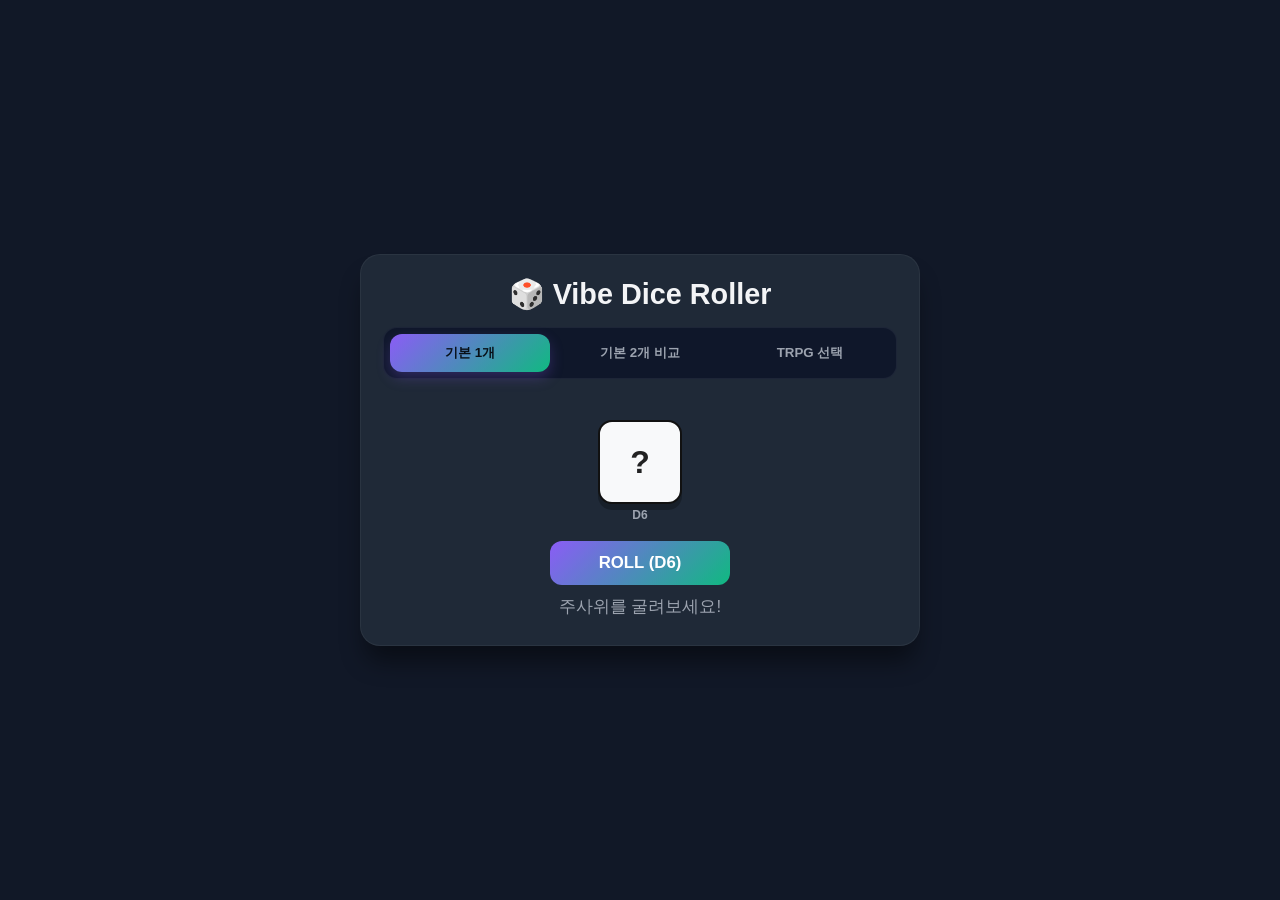
<file: web_basic_tests/주사위 프로그램/c안_gpt.html>
<!DOCTYPE html>
<html lang="ko">
<head>
  <meta charset="UTF-8" />
  <meta name="viewport" content="width=device-width, initial-scale=1.0" />
  <title>Vibe Dice Roller</title>
  <style>
    :root{
      --bg:#111827;
      --card:#1f2937;
      --primary:#8b5cf6;
      --accent:#10b981;
      --text:#f3f4f6;
      --muted:#9ca3af;
      --danger:#ff6b6b;
      --line:#2b3550;
      --dice:#f8f9fa;
      --diceText:#222;
    }
    *{box-sizing:border-box}
    body{
      margin:0; min-height:100vh;
      display:flex; align-items:center; justify-content:center;
      background:var(--bg); color:var(--text);
      font-family:-apple-system,BlinkMacSystemFont,"Segoe UI",Roboto,"Noto Sans KR",Arial,sans-serif;
      padding:18px;
    }
    .container{
      width:100%; max-width:560px;
      background:var(--card);
      border-radius:20px;
      padding:22px;
      box-shadow:0 20px 25px -5px rgba(0,0,0,.45);
      text-align:center;
      border:1px solid rgba(255,255,255,.05);
    }
    h1{margin:0 0 16px; font-size:1.8rem}

    .tabs{
      display:flex; gap:10px; justify-content:center;
      padding:6px;
      background:#0f172a;
      border-radius:14px;
      margin: 0 0 18px;
      border:1px solid rgba(255,255,255,.06);
    }
    .tab-btn{
      flex:1;
      border:none;
      background:transparent;
      color:var(--muted);
      padding:10px 12px;
      border-radius:12px;
      cursor:pointer;
      font-weight:700;
      transition:all .2s;
    }
    .tab-btn.active{
      background:linear-gradient(135deg,var(--primary),var(--accent));
      color:#081018;
      box-shadow:0 6px 14px rgba(139,92,246,.25);
    }

    .mode{display:none; animation:fade .25s ease}
    .mode.active{display:block}

    @keyframes fade{
      from{opacity:0; transform:translateY(6px)}
      to{opacity:1; transform:translateY(0)}
    }

    .dice-area{
      min-height:130px;
      display:flex; gap:16px; justify-content:center; align-items:center; flex-wrap:wrap;
      margin: 10px 0 14px;
    }

    .die{
      width:84px; height:84px;
      background:var(--dice);
      color:var(--diceText);
      border-radius:14px;
      display:flex; align-items:center; justify-content:center;
      font-size:2rem; font-weight:900;
      box-shadow:0 6px 0 rgba(0,0,0,.25);
      border:2px solid #111;
      position:relative;
      user-select:none;
    }
    .die small{
      position:absolute; bottom:-20px;
      font-size:12px; color:var(--muted);
      font-weight:700;
    }

    .row{
      display:flex; gap:10px; justify-content:center; align-items:center; flex-wrap:wrap;
      margin: 10px 0;
    }

    .btn{
      border:none;
      cursor:pointer;
      padding:12px 16px;
      border-radius:12px;
      color:white;
      font-weight:900;
      font-size:1.05rem;
      background:linear-gradient(135deg,var(--primary),var(--accent));
      transition:transform .08s, opacity .15s;
      min-width:180px;
    }
    .btn:active{transform:scale(.98)}
    .btn:hover{opacity:.93}
    .btn.secondary{
      background:transparent;
      border:1px solid rgba(255,255,255,.14);
      color:var(--text);
      min-width:auto;
      font-weight:800;
    }

    .result{
      min-height:28px;
      margin-top:10px;
      color:var(--muted);
      font-size:1.05rem;
    }
    .result strong{color:var(--accent); font-size:1.2rem}
    .judge{
      margin-top:8px;
      font-weight:900;
      font-size:1.1rem;
    }
    .judge.winA{color:var(--accent)}
    .judge.winB{color:var(--primary)}
    .judge.tie{color:#fbbf24}

    /* TRPG 선택 버튼 */
    .trpg-grid{
      display:grid;
      grid-template-columns:repeat(3, 1fr);
      gap:10px;
      margin: 10px auto 0;
      max-width: 420px;
    }
    .trpg-btn{
      padding:10px;
      border-radius:12px;
      border:1px solid rgba(255,255,255,.12);
      background:#0f172a;
      color:var(--text);
      cursor:pointer;
      font-weight:900;
    }
    .trpg-btn:hover{border-color: rgba(139,92,246,.6)}
    .trpg-btn.active{
      background:rgba(139,92,246,.18);
      border-color: rgba(139,92,246,.75);
    }
    .hint{color:var(--muted); font-size:.95rem; margin-top:6px}

    /* 흔들림 애니메이션 */
    .shake{animation: shake .45s ease-in-out}
    @keyframes shake{
      0%{transform:rotate(0deg)}
      20%{transform:rotate(6deg)}
      40%{transform:rotate(-6deg)}
      60%{transform:rotate(6deg)}
      80%{transform:rotate(-6deg)}
      100%{transform:rotate(0deg)}
    }
  </style>
</head>

<body>
  <div class="container">
    <h1>🎲 Vibe Dice Roller</h1>

    <div class="tabs">
      <button class="tab-btn active" data-tab="basic1">기본 1개</button>
      <button class="tab-btn" data-tab="basic2">기본 2개 비교</button>
      <button class="tab-btn" data-tab="trpg">TRPG 선택</button>
    </div>

    <!-- 1) 기본 1개 -->
    <section id="basic1" class="mode active">
      <div class="dice-area">
        <div id="b1-die" class="die">?<small>D6</small></div>
      </div>
      <button class="btn" id="b1-roll">ROLL (D6)</button>
      <div class="result" id="b1-result">주사위를 굴려보세요!</div>
    </section>

    <!-- 2) 기본 2개 비교 -->
    <section id="basic2" class="mode">
      <div class="dice-area">
        <div id="b2-a" class="die">?<small>D6 · A</small></div>
        <div id="b2-b" class="die">?<small>D6 · B</small></div>
      </div>
      <button class="btn" id="b2-roll">ROLL 2개 (D6 vs D6)</button>
      <div class="result" id="b2-result">두 값을 비교해줄게요.</div>
      <div class="judge" id="b2-judge"></div>
    </section>

    <!-- 3) TRPG 선택 -->
    <section id="trpg" class="mode">
      <div class="row">
        <span class="hint">주사위를 고른 뒤, “2개 굴려 비교”를 누르세요.</span>
      </div>

      <div class="trpg-grid" id="trpgGrid">
        <button class="trpg-btn active" data-sides="4">D4</button>
        <button class="trpg-btn" data-sides="6">D6</button>
        <button class="trpg-btn" data-sides="8">D8</button>
        <button class="trpg-btn" data-sides="10">D10</button>
        <button class="trpg-btn" data-sides="12">D12</button>
        <button class="trpg-btn" data-sides="20">D20</button>
      </div>

      <div class="dice-area">
        <div id="t-a" class="die">?<small id="t-a-label">D4 · A</small></div>
        <div id="t-b" class="die">?<small id="t-b-label">D4 · B</small></div>
      </div>

      <div class="row">
        <button class="btn" id="t-roll">2개 굴려 비교</button>
        <button class="btn secondary" id="t-reset">리셋</button>
      </div>

      <div class="result" id="t-result">선택된 주사위: <strong id="t-picked">D4</strong></div>
      <div class="judge" id="t-judge"></div>
    </section>
  </div>

  <script>
    // ---------- 공용 유틸 ----------
    const rand = (max) => Math.floor(Math.random() * max) + 1;

    function animateDice(el) {
      el.classList.remove('shake');
      // 리플로우로 애니메이션 리셋
      void el.offsetWidth;
      el.classList.add('shake');
      el.textContent = '...';
    }

    function setDieValue(el, value, labelText) {
      el.innerHTML = `${value}<small>${labelText}</small>`;
    }

    function judgeTwo(a, b) {
      if (a > b) return { cls: 'winA', text: 'A가 더 큽니다 ✅' };
      if (b > a) return { cls: 'winB', text: 'B가 더 큽니다 ✅' };
      return { cls: 'tie', text: '무승부 🤝' };
    }

    // ---------- 탭 전환 ----------
    const tabs = document.querySelectorAll('.tab-btn');
    const modes = document.querySelectorAll('.mode');

    tabs.forEach(btn => {
      btn.addEventListener('click', () => {
        tabs.forEach(b => b.classList.remove('active'));
        btn.classList.add('active');

        const id = btn.dataset.tab;
        modes.forEach(m => m.classList.remove('active'));
        document.getElementById(id).classList.add('active');
      });
    });

    // ---------- 1) 기본 1개 ----------
    const b1Die = document.getElementById('b1-die');
    const b1Result = document.getElementById('b1-result');
    document.getElementById('b1-roll').addEventListener('click', () => {
      animateDice(b1Die);
      b1Result.textContent = '굴리는 중...';
      setTimeout(() => {
        const v = rand(6);
        setDieValue(b1Die, v, 'D6');
        b1Result.innerHTML = `결과: <strong>${v}</strong>`;
      }, 420);
    });

    // ---------- 2) 기본 2개 비교 ----------
    const b2A = document.getElementById('b2-a');
    const b2B = document.getElementById('b2-b');
    const b2Result = document.getElementById('b2-result');
    const b2Judge = document.getElementById('b2-judge');

    document.getElementById('b2-roll').addEventListener('click', () => {
      animateDice(b2A);
      animateDice(b2B);
      b2Result.textContent = '굴리는 중...';
      b2Judge.textContent = '';
      b2Judge.className = 'judge';

      setTimeout(() => {
        const a = rand(6);
        const b = rand(6);
        setDieValue(b2A, a, 'D6 · A');
        setDieValue(b2B, b, 'D6 · B');

        const j = judgeTwo(a, b);
        b2Result.innerHTML = `A: <strong>${a}</strong> / B: <strong>${b}</strong>`;
        b2Judge.textContent = j.text;
        b2Judge.classList.add(j.cls);
      }, 420);
    });

    // ---------- 3) TRPG 선택 + 2개 비교 ----------
    let currentSides = 4;

    const tA = document.getElementById('t-a');
    const tB = document.getElementById('t-b');
    const tPicked = document.getElementById('t-picked');
    const tResult = document.getElementById('t-result');
    const tJudge = document.getElementById('t-judge');

    function updateTrpgLabels() {
      document.getElementById('t-a-label').textContent = `D${currentSides} · A`;
      document.getElementById('t-b-label').textContent = `D${currentSides} · B`;
      tPicked.textContent = `D${currentSides}`;
      // 초기 표시도 라벨 반영
      setDieValue(tA, '?', `D${currentSides} · A`);
      setDieValue(tB, '?', `D${currentSides} · B`);
      tJudge.textContent = '';
      tJudge.className = 'judge';
      tResult.innerHTML = `선택된 주사위: <strong>D${currentSides}</strong>`;
    }

    // TRPG 버튼 선택
    document.getElementById('trpgGrid').addEventListener('click', (e) => {
      const btn = e.target.closest('.trpg-btn');
      if (!btn) return;
      document.querySelectorAll('.trpg-btn').forEach(b => b.classList.remove('active'));
      btn.classList.add('active');

      currentSides = Number(btn.dataset.sides);
      updateTrpgLabels();
    });

    // 굴리기
    document.getElementById('t-roll').addEventListener('click', () => {
      animateDice(tA);
      animateDice(tB);
      tResult.textContent = `D${currentSides} 굴리는 중...`;
      tJudge.textContent = '';
      tJudge.className = 'judge';

      setTimeout(() => {
        const a = rand(currentSides);
        const b = rand(currentSides);
        setDieValue(tA, a, `D${currentSides} · A`);
        setDieValue(tB, b, `D${currentSides} · B`);

        const j = judgeTwo(a, b);
        tResult.innerHTML = `D${currentSides} 결과 — A: <strong>${a}</strong> / B: <strong>${b}</strong>`;
        tJudge.textContent = j.text;
        tJudge.classList.add(j.cls);

        // (옵션) 크리티컬 연출: 최대값이면 테두리 강조
        const highlight = (el, val) => {
          if (val === currentSides) {
            el.style.borderColor = 'var(--danger)';
            el.style.color = 'var(--danger)';
          } else {
            el.style.borderColor = '#111';
            el.style.color = 'var(--diceText)';
          }
        };
        highlight(tA, a);
        highlight(tB, b);
      }, 420);
    });

    // 리셋
    document.getElementById('t-reset').addEventListener('click', () => {
      // 선택은 유지하고 값만 초기화
      updateTrpgLabels();
      tA.style.borderColor = '#111'; tA.style.color = 'var(--diceText)';
      tB.style.borderColor = '#111'; tB.style.color = 'var(--diceText)';
    });

    // 최초 라벨 세팅
    updateTrpgLabels();
  </script>
</body>
</html>
</file>
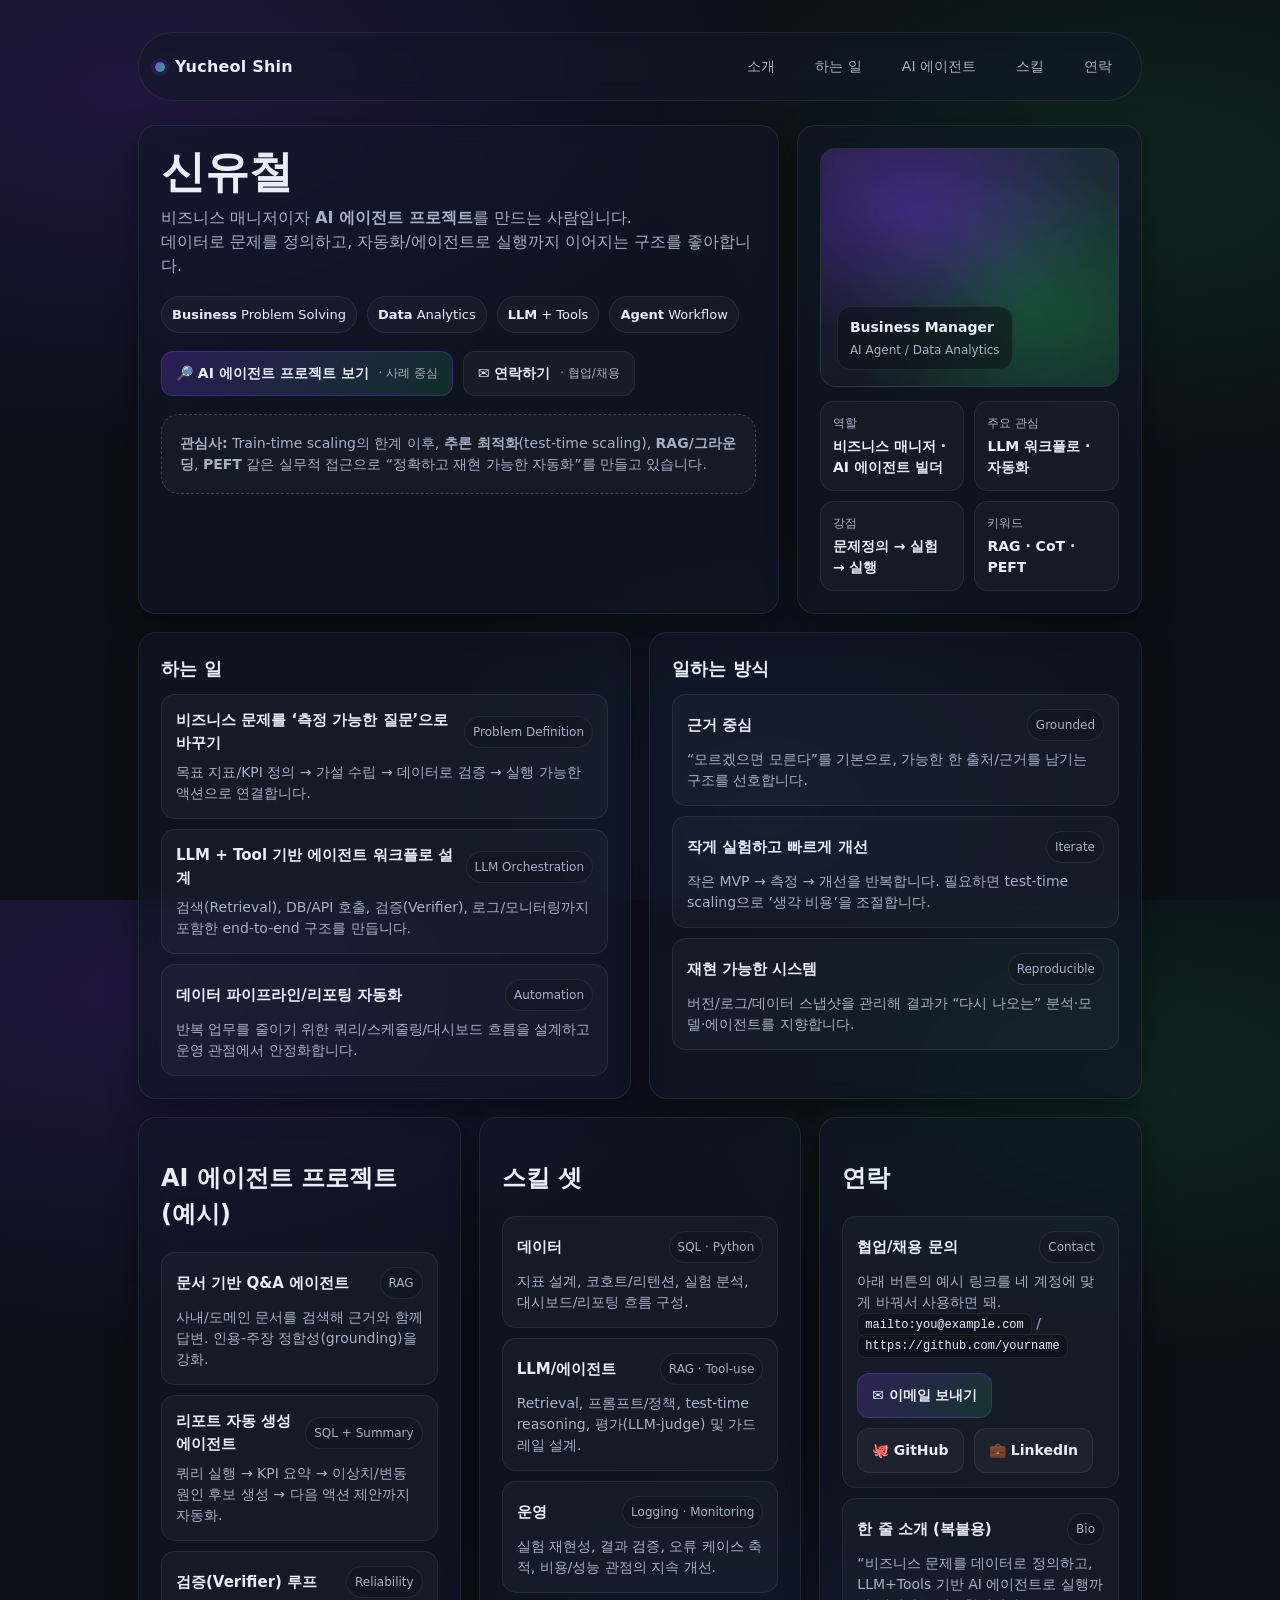
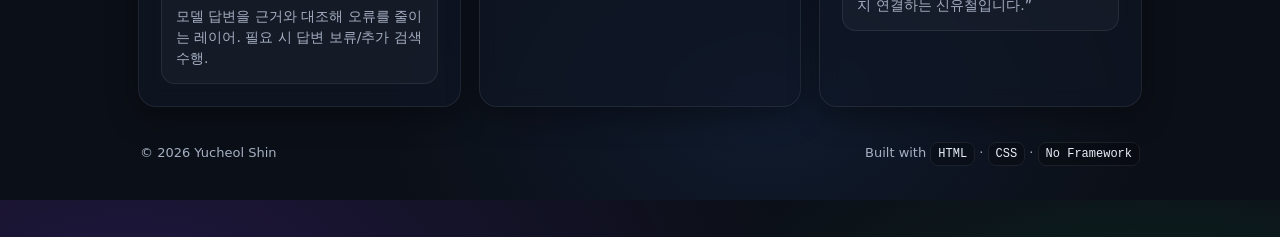
<file: web_basic_tests/포트폴리오 예시/index_(b안).html>
<!doctype html>
<html lang="ko">
<head>
  <meta charset="utf-8" />
  <meta name="viewport" content="width=device-width, initial-scale=1" />
  <title>신유철 | Business Manager & AI Agent Builder</title>
  <meta name="description" content="비즈니스 매니저이자 AI 에이전트 프로젝트를 만드는 신유철 소개 페이지" />
  <style>
    :root{
      --bg:#0b0f17;
      --card:#111827;
      --muted:#a6b0c3;
      --text:#e9eef9;
      --accent:#7c3aed;
      --accent2:#22c55e;
      --border: rgba(255,255,255,.08);
      --shadow: 0 10px 30px rgba(0,0,0,.35);
      --radius: 18px;
      --max: 1040px;
    }
    *{box-sizing:border-box}
    html,body{height:100%}
    body{
      margin:0;
      font-family: ui-sans-serif, system-ui, -apple-system, "Apple SD Gothic Neo", "Noto Sans KR", Segoe UI, Roboto, Helvetica, Arial, "Apple Color Emoji","Segoe UI Emoji";
      background:
        radial-gradient(1100px 600px at 10% 10%, rgba(124,58,237,.18), transparent 60%),
        radial-gradient(900px 520px at 90% 20%, rgba(34,197,94,.12), transparent 55%),
        radial-gradient(700px 500px at 60% 90%, rgba(59,130,246,.10), transparent 55%),
        var(--bg);
      color:var(--text);
      line-height:1.5;
    }
    a{color:inherit; text-decoration:none}
    .wrap{max-width:var(--max); margin:0 auto; padding:32px 18px 64px}
    .nav{
      display:flex; align-items:center; justify-content:space-between;
      gap:16px; padding:14px 16px;
      border:1px solid var(--border); border-radius:999px;
      background: rgba(17,24,39,.55);
      backdrop-filter: blur(10px);
      position: sticky; top: 14px; z-index: 10;
    }
    .brand{display:flex; align-items:center; gap:10px; font-weight:700; letter-spacing:.2px}
    .dot{
      width:10px; height:10px; border-radius:50%;
      background: linear-gradient(135deg, var(--accent), var(--accent2));
      box-shadow: 0 0 0 4px rgba(124,58,237,.15);
    }
    .navlinks{display:flex; gap:14px; flex-wrap:wrap; justify-content:flex-end}
    .navlinks a{
      padding:8px 12px; border-radius:999px;
      border:1px solid transparent; color:var(--muted);
      font-size:14px;
    }
    .navlinks a:hover{border-color:var(--border); color:var(--text); background: rgba(255,255,255,.04)}
    .hero{
      margin-top:24px;
      display:grid; grid-template-columns: 1.3fr .7fr; gap:18px;
      align-items:stretch;
    }
    @media (max-width: 880px){
      .hero{grid-template-columns:1fr}
      .nav{position:static}
    }
    .card{
      border:1px solid var(--border);
      background: rgba(17,24,39,.58);
      border-radius: var(--radius);
      box-shadow: var(--shadow);
      padding:22px;
      backdrop-filter: blur(10px);
    }
    .h-title{font-size:44px; line-height:1.08; margin:0 0 10px}
    .subtitle{
      margin:0 0 18px;
      color:var(--muted);
      font-size:16px;
    }
    .badges{display:flex; gap:10px; flex-wrap:wrap; margin:16px 0 0}
    .badge{
      font-size:13px;
      padding:8px 10px;
      border-radius:999px;
      border:1px solid var(--border);
      color:var(--text);
      background: rgba(255,255,255,.03);
    }
    .badge strong{font-weight:700}
    .cta{display:flex; gap:10px; flex-wrap:wrap; margin-top:18px}
    .btn{
      padding:11px 14px; border-radius:12px;
      border:1px solid var(--border);
      background: rgba(255,255,255,.04);
      color:var(--text);
      font-weight:600; font-size:14px;
      display:inline-flex; align-items:center; gap:10px;
      cursor:pointer;
    }
    .btn:hover{background: rgba(255,255,255,.07)}
    .btn.primary{
      border-color: rgba(124,58,237,.35);
      background: linear-gradient(135deg, rgba(124,58,237,.25), rgba(34,197,94,.16));
    }
    .btn small{color:var(--muted); font-weight:500}
    .profile{
      display:flex; flex-direction:column; gap:14px;
      height:100%;
    }
    .avatar{
      width:100%; aspect-ratio: 1.25 / 1;
      border-radius: 16px;
      border:1px solid var(--border);
      background:
        radial-gradient(360px 240px at 30% 25%, rgba(124,58,237,.35), transparent 55%),
        radial-gradient(340px 260px at 70% 70%, rgba(34,197,94,.22), transparent 55%),
        rgba(255,255,255,.03);
      display:flex; align-items:flex-end; justify-content:flex-start;
      padding:16px;
      position:relative;
      overflow:hidden;
    }
    .avatar:after{
      content:"";
      position:absolute; inset:-30%;
      background: conic-gradient(from 210deg, rgba(124,58,237,.0), rgba(124,58,237,.25), rgba(34,197,94,.20), rgba(124,58,237,.0));
      filter: blur(26px);
      opacity:.55;
      transform: rotate(10deg);
    }
    .avatar .tag{
      position:relative; z-index:1;
      border:1px solid var(--border);
      background: rgba(11,15,23,.55);
      padding:10px 12px;
      border-radius: 14px;
      display:flex; flex-direction:column; gap:3px;
    }
    .tag b{font-size:14px}
    .tag span{font-size:12px; color:var(--muted)}
    .meta{
      display:grid; grid-template-columns:1fr 1fr; gap:10px;
    }
    .meta .m{
      border:1px solid var(--border);
      border-radius: 14px;
      padding:12px;
      background: rgba(255,255,255,.03);
    }
    .m .k{font-size:12px; color:var(--muted)}
    .m .v{font-size:14px; margin-top:4px; font-weight:650}
    .section{
      margin-top:18px;
      display:grid; grid-template-columns: 1fr 1fr; gap:18px;
    }
    @media (max-width: 880px){ .section{grid-template-columns:1fr} }
    .section h2{
      margin:0 0 12px; font-size:18px;
      letter-spacing:.2px;
    }
    .list{display:flex; flex-direction:column; gap:10px}
    .item{
      border:1px solid var(--border);
      background: rgba(255,255,255,.03);
      border-radius: 14px;
      padding:14px;
    }
    .item .t{display:flex; align-items:center; justify-content:space-between; gap:10px}
    .item .t b{font-size:15px}
    .pill{
      font-size:12px; color:var(--muted);
      border:1px solid var(--border);
      padding:6px 8px; border-radius:999px;
      background: rgba(0,0,0,.12);
      white-space:nowrap;
    }
    .item p{margin:8px 0 0; color:var(--muted); font-size:14px}
    .grid3{
      margin-top:18px;
      display:grid; grid-template-columns: 1fr 1fr 1fr; gap:18px;
    }
    @media (max-width: 980px){ .grid3{grid-template-columns:1fr} }
    .quote{
      margin-top:18px;
      padding:18px 18px;
      border-radius: var(--radius);
      border:1px dashed rgba(255,255,255,.18);
      background: rgba(255,255,255,.03);
      color: var(--muted);
      font-size:14px;
    }
    .footer{
      margin-top:26px;
      display:flex; justify-content:space-between; gap:14px; flex-wrap:wrap;
      color: var(--muted); font-size:13px;
      padding: 10px 2px;
    }
    .kbd{
      font-family: ui-monospace, SFMono-Regular, Menlo, Monaco, Consolas, "Liberation Mono", "Courier New", monospace;
      border:1px solid var(--border);
      padding:4px 7px; border-radius:8px;
      background: rgba(0,0,0,.25);
      color: var(--text);
      font-size:12px;
    }
    .sr-only{position:absolute; width:1px; height:1px; padding:0; margin:-1px; overflow:hidden; clip:rect(0,0,0,0); white-space:nowrap; border:0;}
  </style>
</head>
<body>
  <div class="wrap">
    <header class="nav" aria-label="상단 내비게이션">
      <div class="brand">
        <span class="dot" aria-hidden="true"></span>
        <span>Yucheol Shin</span>
      </div>
      <nav class="navlinks">
        <a href="#about">소개</a>
        <a href="#what-i-do">하는 일</a>
        <a href="#projects">AI 에이전트</a>
        <a href="#skills">스킬</a>
        <a href="#contact">연락</a>
      </nav>
    </header>

    <main>
      <section class="hero" id="about">
        <div class="card">
          <h1 class="h-title">신유철</h1>
          <p class="subtitle">
            비즈니스 매니저이자 <b>AI 에이전트 프로젝트</b>를 만드는 사람입니다.<br/>
            데이터로 문제를 정의하고, 자동화/에이전트로 실행까지 이어지는 구조를 좋아합니다.
          </p>

          <div class="badges" aria-label="키워드 배지">
            <span class="badge"><strong>Business</strong> Problem Solving</span>
            <span class="badge"><strong>Data</strong> Analytics</span>
            <span class="badge"><strong>LLM</strong> + Tools</span>
            <span class="badge"><strong>Agent</strong> Workflow</span>
          </div>

          <div class="cta" aria-label="빠른 액션">
            <a class="btn primary" href="#projects" title="프로젝트로 이동">
              🔎 AI 에이전트 프로젝트 보기 <small>· 사례 중심</small>
            </a>
            <a class="btn" href="#contact" title="연락 섹션으로 이동">
              ✉️ 연락하기 <small>· 협업/채용</small>
            </a>
          </div>

          <div class="quote" role="note">
            <b>관심사:</b> Train-time scaling의 한계 이후, <b>추론 최적화</b>(test-time scaling),
            <b>RAG/그라운딩</b>, <b>PEFT</b> 같은 실무적 접근으로 “정확하고 재현 가능한 자동화”를 만들고 있습니다.
          </div>
        </div>

        <aside class="card profile" aria-label="프로필 카드">
          <div class="avatar" aria-hidden="true">
            <div class="tag">
              <b>Business Manager</b>
              <span>AI Agent / Data Analytics</span>
            </div>
          </div>

          <div class="meta" aria-label="간단 정보">
            <div class="m">
              <div class="k">역할</div>
              <div class="v">비즈니스 매니저 · AI 에이전트 빌더</div>
            </div>
            <div class="m">
              <div class="k">주요 관심</div>
              <div class="v">LLM 워크플로 · 자동화</div>
            </div>
            <div class="m">
              <div class="k">강점</div>
              <div class="v">문제정의 → 실험 → 실행</div>
            </div>
            <div class="m">
              <div class="k">키워드</div>
              <div class="v">RAG · CoT · PEFT</div>
            </div>
          </div>
        </aside>
      </section>

      <section class="section" id="what-i-do" aria-label="하는 일">
        <div class="card">
          <h2>하는 일</h2>
          <div class="list">
            <div class="item">
              <div class="t">
                <b>비즈니스 문제를 ‘측정 가능한 질문’으로 바꾸기</b>
                <span class="pill">Problem Definition</span>
              </div>
              <p>목표 지표/KPI 정의 → 가설 수립 → 데이터로 검증 → 실행 가능한 액션으로 연결합니다.</p>
            </div>

            <div class="item">
              <div class="t">
                <b>LLM + Tool 기반 에이전트 워크플로 설계</b>
                <span class="pill">LLM Orchestration</span>
              </div>
              <p>검색(Retrieval), DB/API 호출, 검증(Verifier), 로그/모니터링까지 포함한 end-to-end 구조를 만듭니다.</p>
            </div>

            <div class="item">
              <div class="t">
                <b>데이터 파이프라인/리포팅 자동화</b>
                <span class="pill">Automation</span>
              </div>
              <p>반복 업무를 줄이기 위한 쿼리/스케줄링/대시보드 흐름을 설계하고 운영 관점에서 안정화합니다.</p>
            </div>
          </div>
        </div>

        <div class="card">
          <h2>일하는 방식</h2>
          <div class="list">
            <div class="item">
              <div class="t">
                <b>근거 중심</b>
                <span class="pill">Grounded</span>
              </div>
              <p>“모르겠으면 모른다”를 기본으로, 가능한 한 출처/근거를 남기는 구조를 선호합니다.</p>
            </div>

            <div class="item">
              <div class="t">
                <b>작게 실험하고 빠르게 개선</b>
                <span class="pill">Iterate</span>
              </div>
              <p>작은 MVP → 측정 → 개선을 반복합니다. 필요하면 test-time scaling으로 ‘생각 비용’을 조절합니다.</p>
            </div>

            <div class="item">
              <div class="t">
                <b>재현 가능한 시스템</b>
                <span class="pill">Reproducible</span>
              </div>
              <p>버전/로그/데이터 스냅샷을 관리해 결과가 “다시 나오는” 분석·모델·에이전트를 지향합니다.</p>
            </div>
          </div>
        </div>
      </section>

      <section class="grid3" id="projects" aria-label="AI 에이전트 프로젝트">
        <div class="card">
          <h2>AI 에이전트 프로젝트 (예시)</h2>
          <div class="list">
            <div class="item">
              <div class="t">
                <b>문서 기반 Q&A 에이전트</b>
                <span class="pill">RAG</span>
              </div>
              <p>사내/도메인 문서를 검색해 근거와 함께 답변. 인용-주장 정합성(grounding)을 강화.</p>
            </div>

            <div class="item">
              <div class="t">
                <b>리포트 자동 생성 에이전트</b>
                <span class="pill">SQL + Summary</span>
              </div>
              <p>쿼리 실행 → KPI 요약 → 이상치/변동 원인 후보 생성 → 다음 액션 제안까지 자동화.</p>
            </div>

            <div class="item">
              <div class="t">
                <b>검증(Verifier) 루프</b>
                <span class="pill">Reliability</span>
              </div>
              <p>모델 답변을 근거와 대조해 오류를 줄이는 레이어. 필요 시 답변 보류/추가 검색 수행.</p>
            </div>
          </div>
        </div>

        <div class="card" id="skills">
          <h2>스킬 셋</h2>
          <div class="list">
            <div class="item">
              <div class="t">
                <b>데이터</b>
                <span class="pill">SQL · Python</span>
              </div>
              <p>지표 설계, 코호트/리텐션, 실험 분석, 대시보드/리포팅 흐름 구성.</p>
            </div>

            <div class="item">
              <div class="t">
                <b>LLM/에이전트</b>
                <span class="pill">RAG · Tool-use</span>
              </div>
              <p>Retrieval, 프롬프트/정책, test-time reasoning, 평가(LLM-judge) 및 가드레일 설계.</p>
            </div>

            <div class="item">
              <div class="t">
                <b>운영</b>
                <span class="pill">Logging · Monitoring</span>
              </div>
              <p>실험 재현성, 결과 검증, 오류 케이스 축적, 비용/성능 관점의 지속 개선.</p>
            </div>
          </div>
        </div>

        <div class="card" id="contact">
          <h2>연락</h2>
          <div class="list">
            <div class="item">
              <div class="t">
                <b>협업/채용 문의</b>
                <span class="pill">Contact</span>
              </div>
              <p>
                아래 버튼의 예시 링크를 네 계정에 맞게 바꿔서 사용하면 돼.<br/>
                <span class="kbd">mailto:you@example.com</span> / <span class="kbd">https://github.com/yourname</span>
              </p>
              <div class="cta">
                <a class="btn primary" href="mailto:you@example.com">✉️ 이메일 보내기</a>
                <a class="btn" href="https://github.com/yourname" target="_blank" rel="noreferrer">🐙 GitHub</a>
                <a class="btn" href="https://www.linkedin.com/in/yourname" target="_blank" rel="noreferrer">💼 LinkedIn</a>
              </div>
            </div>

            <div class="item">
              <div class="t">
                <b>한 줄 소개 (복붙용)</b>
                <span class="pill">Bio</span>
              </div>
              <p>
                “비즈니스 문제를 데이터로 정의하고, LLM+Tools 기반 AI 에이전트로 실행까지 연결하는 신유철입니다.”
              </p>
            </div>
          </div>
        </div>
      </section>

      <div class="footer" aria-label="푸터">
        <div>© <span id="year"></span> Yucheol Shin</div>
        <div>Built with <span class="kbd">HTML</span> · <span class="kbd">CSS</span> · <span class="kbd">No Framework</span></div>
      </div>
    </main>
  </div>

  <script>
    document.getElementById("year").textContent = new Date().getFullYear();
  </script>
</body>
</html>
</file>
<file: style.css>
* {
    margin: 0;
    padding: 0;
    box-sizing: border-box;
}

body {
    font-family: 'Segoe UI', Tahoma, Geneva, Verdana, sans-serif;
    background: linear-gradient(135deg, #667eea 0%, #764ba2 100%);
    min-height: 100vh;
    display: flex;
    justify-content: center;
    align-items: center;
    padding: 20px;
}

.container {
    width: 100%;
    max-width: 600px;
}

header {
    text-align: center;
    color: white;
    margin-bottom: 40px;
}

header h1 {
    font-size: 2.5rem;
    margin-bottom: 10px;
    text-shadow: 2px 2px 4px rgba(0, 0, 0, 0.3);
}

.subtitle {
    font-size: 1.1rem;
    opacity: 0.95;
}

.lottery-box {
    background: white;
    border-radius: 20px;
    padding: 40px;
    box-shadow: 0 20px 60px rgba(0, 0, 0, 0.3);
}

.numbers-display {
    margin-bottom: 30px;
    text-align: center;
}

.numbers-container {
    display: flex;
    justify-content: center;
    flex-wrap: wrap;
    gap: 12px;
    margin-bottom: 20px;
    min-height: 70px;
    align-items: center;
}

.number-ball {
    width: 60px;
    height: 60px;
    border-radius: 50%;
    background: linear-gradient(135deg, #667eea 0%, #764ba2 100%);
    color: white;
    display: flex;
    justify-content: center;
    align-items: center;
    font-size: 1.8rem;
    font-weight: bold;
    box-shadow: 0 4px 15px rgba(102, 126, 234, 0.4);
    animation: popIn 0.4s ease-out;
}

@keyframes popIn {
    0% {
        transform: scale(0);
        opacity: 0;
    }
    50% {
        transform: scale(1.1);
    }
    100% {
        transform: scale(1);
        opacity: 1;
    }
}

.bonus-number {
    display: none;
    justify-content: center;
    align-items: center;
    gap: 10px;
    margin-top: 20px;
}

.bonus-label {
    font-size: 1.5rem;
    font-weight: bold;
    color: #667eea;
}

.bonus-ball {
    width: 50px;
    height: 50px;
    border-radius: 50%;
    background: linear-gradient(135deg, #f093fb 0%, #f5576c 100%);
    color: white;
    display: flex;
    justify-content: center;
    align-items: center;
    font-size: 1.5rem;
    font-weight: bold;
    box-shadow: 0 4px 15px rgba(245, 87, 108, 0.4);
    animation: popIn 0.4s ease-out 0.6s both;
}

.button-group {
    display: flex;
    gap: 15px;
    margin-bottom: 30px;
    justify-content: center;
}

button {
    padding: 15px 30px;
    border: none;
    border-radius: 50px;
    font-size: 1.1rem;
    font-weight: bold;
    cursor: pointer;
    transition: all 0.3s ease;
    box-shadow: 0 4px 15px rgba(0, 0, 0, 0.2);
}

.draw-btn {
    background: linear-gradient(135deg, #667eea 0%, #764ba2 100%);
    color: white;
    flex: 1;
    max-width: 350px;
}

.draw-btn:hover:not(:disabled) {
    transform: translateY(-3px);
    box-shadow: 0 6px 20px rgba(102, 126, 234, 0.6);
}

.draw-btn:active:not(:disabled) {
    transform: translateY(-1px);
}

.draw-btn:disabled {
    opacity: 0.7;
    cursor: not-allowed;
}

.reset-btn {
    background: linear-gradient(135deg, #f093fb 0%, #f5576c 100%);
    color: white;
    padding: 15px 30px;
}

.reset-btn:hover {
    transform: translateY(-3px);
    box-shadow: 0 6px 20px rgba(245, 87, 108, 0.6);
}

.reset-btn:active {
    transform: translateY(-1px);
}

.info-box {
    background: #f7f7f7;
    padding: 20px;
    border-radius: 15px;
    text-align: center;
    border-left: 4px solid #667eea;
}

.info-box p {
    color: #333;
    font-size: 0.95rem;
    line-height: 1.6;
}

.info-box strong {
    color: #667eea;
}

.result-message {
    display: none;
    color: #764ba2;
    font-weight: bold;
    font-size: 1rem;
    margin-top: 10px;
    padding: 10px;
    background: #f0e6ff;
    border-radius: 10px;
}

footer {
    text-align: center;
    color: white;
    margin-top: 40px;
    font-size: 1.1rem;
    opacity: 0.9;
}

/* 반응형 디자인 */
@media (max-width: 480px) {
    header h1 {
        font-size: 2rem;
    }

    .lottery-box {
        padding: 25px;
    }

    .number-ball {
        width: 50px;
        height: 50px;
        font-size: 1.5rem;
    }

    .button-group {
        flex-direction: column;
    }

    .draw-btn {
        max-width: 100%;
    }
}
</file>
